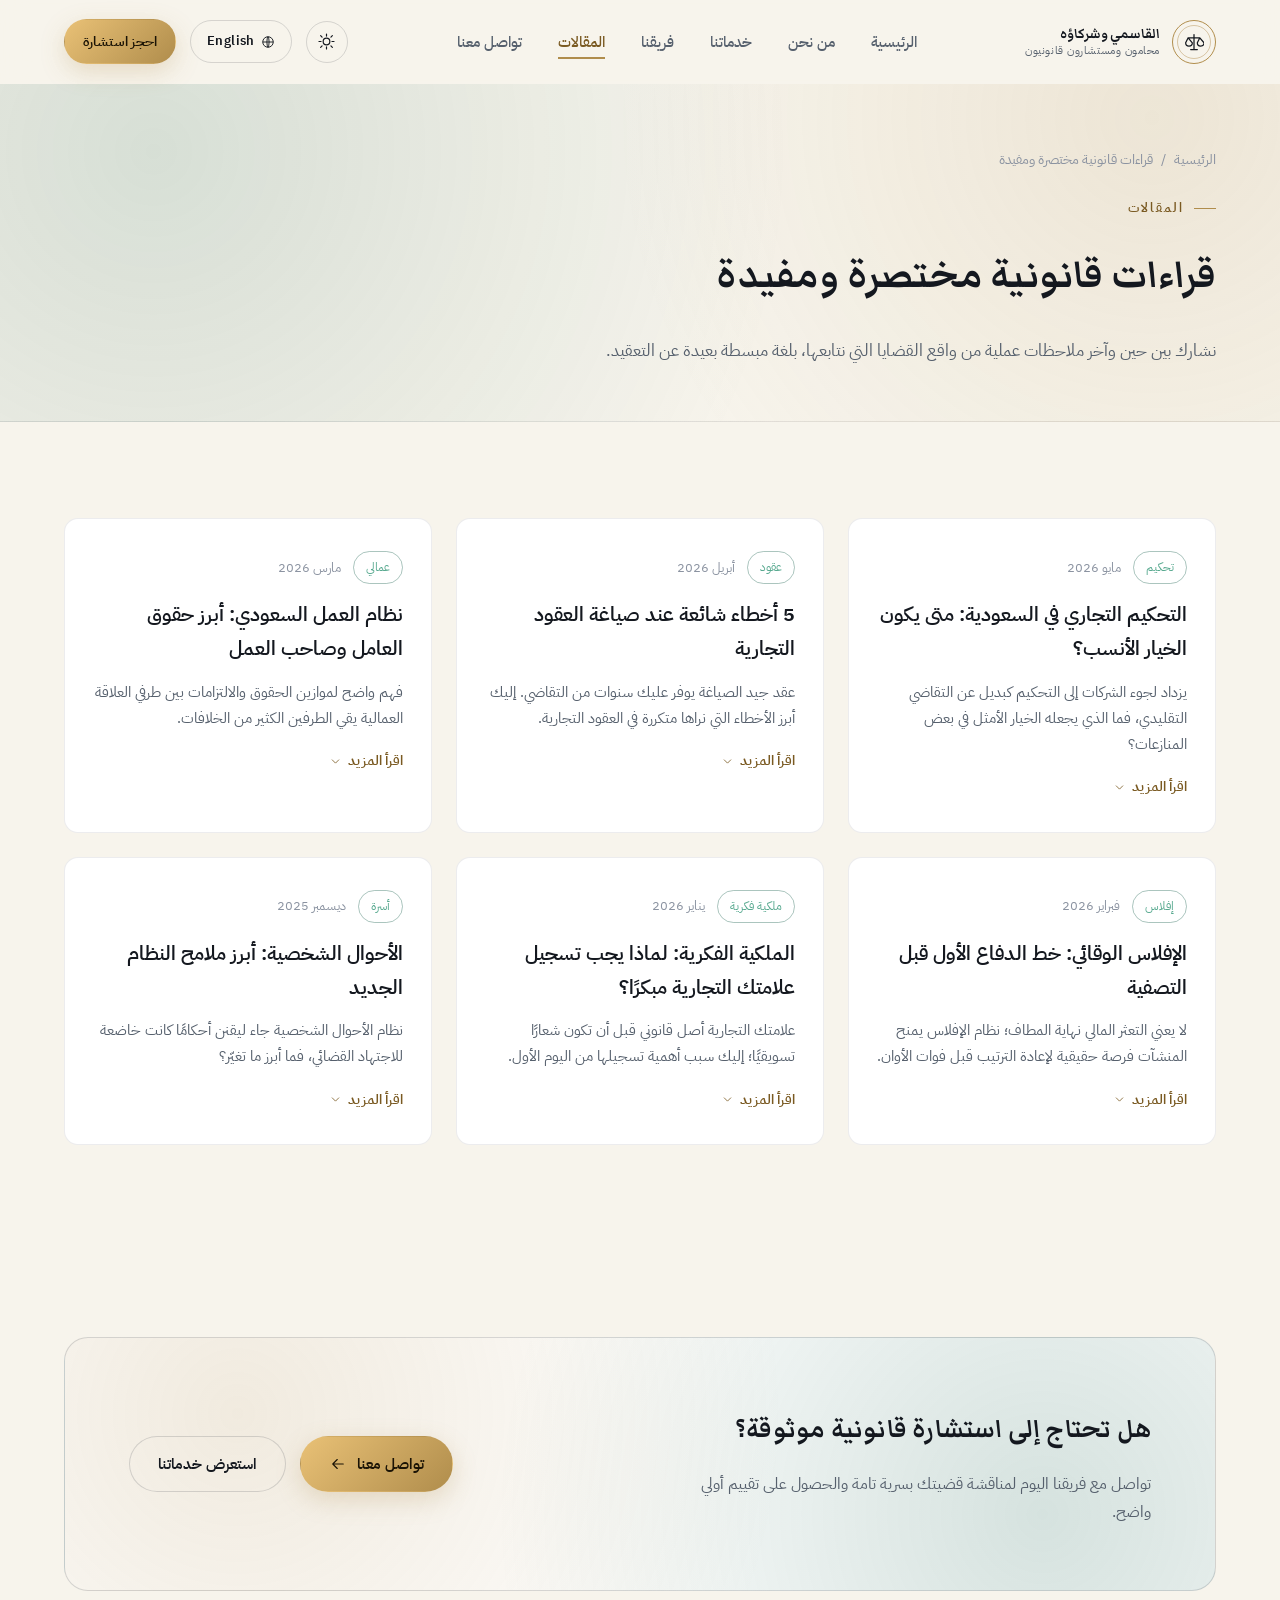
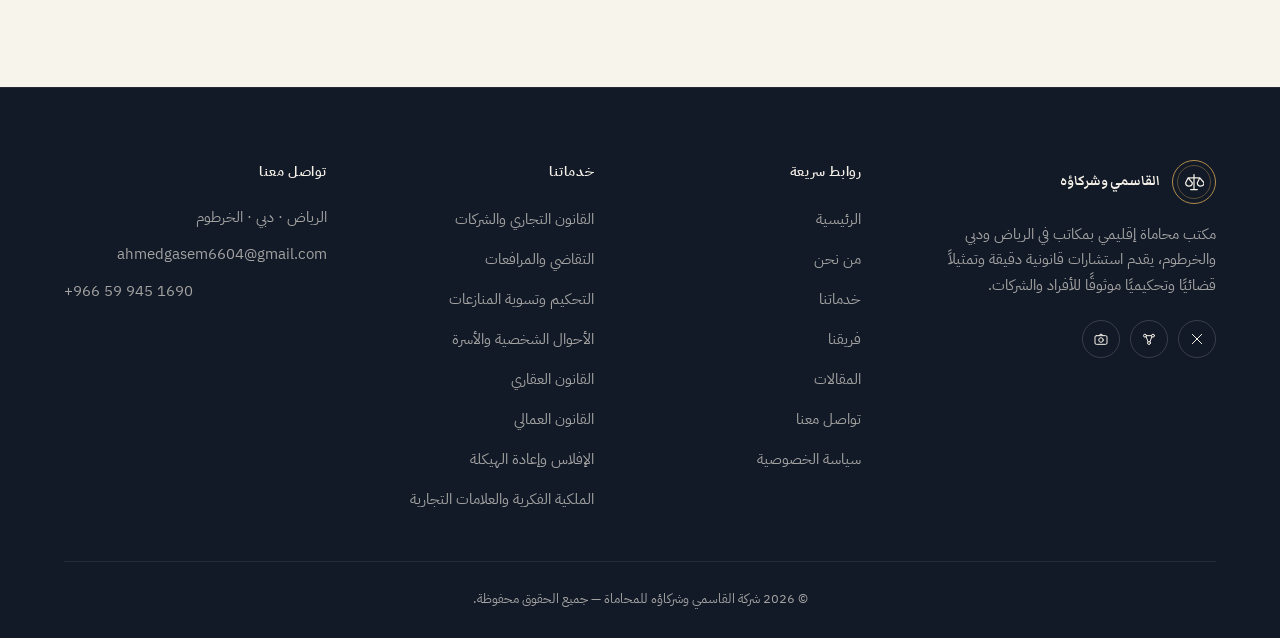
<file: articles.html>
<!DOCTYPE html>
<html lang="ar" dir="rtl">
<head>
<meta charset="UTF-8">
<meta name="viewport" content="width=device-width, initial-scale=1">
<title>المقالات | القاسمي وشركاؤه للمحاماة</title>
<meta name="description" content="مقالات ومقتطفات قانونية مبسطة من فريق القاسمي وشركاؤه للمحاماة.">
<link rel="icon" href="data:image/svg+xml,%3Csvg xmlns='http://www.w3.org/2000/svg' viewBox='0 0 24 24'%3E%3Crect width='24' height='24' rx='6' fill='%230B0F17'/%3E%3Cpath d='M12 4v16M6 8h12M6 8l-2.5 5a3 3 0 0 0 6 0zM18 8l-2.5 5a3 3 0 0 0 6 0z' stroke='%23B08D4C' stroke-width='1.4' fill='none' stroke-linecap='round' stroke-linejoin='round'/%3E%3C/svg%3E">
<link rel="stylesheet" href="css/style.css">
<script>(function(){try{var t=localStorage.getItem('qasimi-theme');if(t==='dark'){document.documentElement.classList.add('theme-dark');}}catch(e){}})();</script>
</head>
<body>

<header class="site-header">
  <div class="container header-inner">
    <a href="index.html" class="brand">
      <span class="brand-mark"><svg class="" viewBox="0 0 24 24" fill="none" stroke="currentColor" stroke-width="1.5" stroke-linecap="round" stroke-linejoin="round"><path d="M12 3v18M5 7h14M5 7l-3 6a4 4 0 0 0 8 0zM19 7l-3 6a4 4 0 0 0 8 0zM8 21h8"/></svg></span>
      <span class="brand-text"><strong>القاسمي وشركاؤه</strong><span>محامون ومستشارون قانونيون</span></span>
    </a>
    <nav class="main-nav" aria-label="Main">
      <ul style="display:flex;gap:36px;"><li><a href="index.html" class="">الرئيسية</a></li><li><a href="about.html" class="">من نحن</a></li><li><a href="services.html" class="">خدماتنا</a></li><li><a href="team.html" class="">فريقنا</a></li><li><a href="articles.html" class="active">المقالات</a></li><li><a href="contact.html" class="">تواصل معنا</a></li></ul>
    </nav>
    <div class="header-actions">
      <button class="theme-toggle" type="button" aria-label="الوضع الليلي" title="الوضع الليلي"><svg class="icon-sun" viewBox="0 0 24 24" fill="none" stroke="currentColor" stroke-width="1.5" stroke-linecap="round" stroke-linejoin="round"><circle cx="12" cy="12" r="4.2"/><path d="M12 2.5v2.6M12 18.9v2.6M4.6 4.6l1.8 1.8M17.6 17.6l1.8 1.8M2.5 12h2.6M18.9 12h2.6M4.6 19.4l1.8-1.8M17.6 6.4l1.8-1.8"/></svg><svg class="icon-moon" viewBox="0 0 24 24" fill="none" stroke="currentColor" stroke-width="1.5" stroke-linecap="round" stroke-linejoin="round"><path d="M20 14.5A8.5 8.5 0 1 1 9.5 4a6.8 6.8 0 0 0 10.5 10.5z"/></svg></button>
      <a class="lang-toggle" href="en/articles.html"><svg viewBox="0 0 24 24" fill="none" stroke="currentColor" stroke-width="1.6"><circle cx="12" cy="12" r="9"/><path d="M3 12h18M12 3c2.5 2.6 2.5 15.4 0 18M12 3c-2.5 2.6-2.5 15.4 0 18"/></svg> English</a>
      <a class="btn btn-gold btn-sm" href="contact.html">احجز استشارة</a>
      <button class="nav-toggle" aria-label="Menu" aria-expanded="false"><span></span></button>
    </div>
  </div>
</header>
<div class="nav-scrim"></div>
<nav class="mobile-nav" aria-label="Mobile">
  <ul style="display:flex;flex-direction:column;gap:0;"><li><a href="index.html" class="">الرئيسية</a></li><li><a href="about.html" class="">من نحن</a></li><li><a href="services.html" class="">خدماتنا</a></li><li><a href="team.html" class="">فريقنا</a></li><li><a href="articles.html" class="active">المقالات</a></li><li><a href="contact.html" class="">تواصل معنا</a></li></ul>
  <div class="header-actions">
    <button class="theme-toggle" type="button" aria-label="الوضع الليلي" title="الوضع الليلي"><svg class="icon-sun" viewBox="0 0 24 24" fill="none" stroke="currentColor" stroke-width="1.5" stroke-linecap="round" stroke-linejoin="round"><circle cx="12" cy="12" r="4.2"/><path d="M12 2.5v2.6M12 18.9v2.6M4.6 4.6l1.8 1.8M17.6 17.6l1.8 1.8M2.5 12h2.6M18.9 12h2.6M4.6 19.4l1.8-1.8M17.6 6.4l1.8-1.8"/></svg><svg class="icon-moon" viewBox="0 0 24 24" fill="none" stroke="currentColor" stroke-width="1.5" stroke-linecap="round" stroke-linejoin="round"><path d="M20 14.5A8.5 8.5 0 1 1 9.5 4a6.8 6.8 0 0 0 10.5 10.5z"/></svg></button>
    <a class="lang-toggle" href="en/articles.html">English</a>
    <a class="btn btn-gold btn-block" href="contact.html">احجز استشارة</a>
  </div>
</nav>


<section class="page-hero">
  <div class="container">
    <div class="breadcrumb reveal"><a href="index.html">الرئيسية</a><span>/</span><span>قراءات قانونية مختصرة ومفيدة</span></div>
    <span class="eyebrow reveal">المقالات</span>
    <h1 class="display reveal">قراءات قانونية مختصرة ومفيدة</h1>
    <p class="lede reveal">نشارك بين حين وآخر ملاحظات عملية من واقع القضايا التي نتابعها، بلغة مبسطة بعيدة عن التعقيد.</p>
  </div>
</section>
<section>
  <div class="container">
    <div class="grid grid-3">
<div class="card article-card reveal" style="--i:0">
  <div class="article-meta"><span class="tag">تحكيم</span><span>مايو 2026</span></div>
  <h3>التحكيم التجاري في السعودية: متى يكون الخيار الأنسب؟</h3>
  <p class="excerpt">يزداد لجوء الشركات إلى التحكيم كبديل عن التقاضي التقليدي، فما الذي يجعله الخيار الأمثل في بعض المنازعات؟</p>
  <button type="button" class="article-open-btn" data-article="article-0">اقرأ المزيد <svg class="" viewBox="0 0 24 24" fill="none" stroke="currentColor" stroke-width="1.5" stroke-linecap="round" stroke-linejoin="round"><path d="M6 9l6 6 6-6"/></svg></button>
</div>
<div class="card article-card reveal" style="--i:1">
  <div class="article-meta"><span class="tag">عقود</span><span>أبريل 2026</span></div>
  <h3>5 أخطاء شائعة عند صياغة العقود التجارية</h3>
  <p class="excerpt">عقد جيد الصياغة يوفر عليك سنوات من التقاضي. إليك أبرز الأخطاء التي نراها متكررة في العقود التجارية.</p>
  <button type="button" class="article-open-btn" data-article="article-1">اقرأ المزيد <svg class="" viewBox="0 0 24 24" fill="none" stroke="currentColor" stroke-width="1.5" stroke-linecap="round" stroke-linejoin="round"><path d="M6 9l6 6 6-6"/></svg></button>
</div>
<div class="card article-card reveal" style="--i:2">
  <div class="article-meta"><span class="tag">عمالي</span><span>مارس 2026</span></div>
  <h3>نظام العمل السعودي: أبرز حقوق العامل وصاحب العمل</h3>
  <p class="excerpt">فهم واضح لموازين الحقوق والالتزامات بين طرفي العلاقة العمالية يقي الطرفين الكثير من الخلافات.</p>
  <button type="button" class="article-open-btn" data-article="article-2">اقرأ المزيد <svg class="" viewBox="0 0 24 24" fill="none" stroke="currentColor" stroke-width="1.5" stroke-linecap="round" stroke-linejoin="round"><path d="M6 9l6 6 6-6"/></svg></button>
</div>
<div class="card article-card reveal" style="--i:3">
  <div class="article-meta"><span class="tag">إفلاس</span><span>فبراير 2026</span></div>
  <h3>الإفلاس الوقائي: خط الدفاع الأول قبل التصفية</h3>
  <p class="excerpt">لا يعني التعثر المالي نهاية المطاف؛ نظام الإفلاس يمنح المنشآت فرصة حقيقية لإعادة الترتيب قبل فوات الأوان.</p>
  <button type="button" class="article-open-btn" data-article="article-3">اقرأ المزيد <svg class="" viewBox="0 0 24 24" fill="none" stroke="currentColor" stroke-width="1.5" stroke-linecap="round" stroke-linejoin="round"><path d="M6 9l6 6 6-6"/></svg></button>
</div>
<div class="card article-card reveal" style="--i:4">
  <div class="article-meta"><span class="tag">ملكية فكرية</span><span>يناير 2026</span></div>
  <h3>الملكية الفكرية: لماذا يجب تسجيل علامتك التجارية مبكرًا؟</h3>
  <p class="excerpt">علامتك التجارية أصل قانوني قبل أن تكون شعارًا تسويقيًا؛ إليك سبب أهمية تسجيلها من اليوم الأول.</p>
  <button type="button" class="article-open-btn" data-article="article-4">اقرأ المزيد <svg class="" viewBox="0 0 24 24" fill="none" stroke="currentColor" stroke-width="1.5" stroke-linecap="round" stroke-linejoin="round"><path d="M6 9l6 6 6-6"/></svg></button>
</div>
<div class="card article-card reveal" style="--i:5">
  <div class="article-meta"><span class="tag">أسرة</span><span>ديسمبر 2025</span></div>
  <h3>الأحوال الشخصية: أبرز ملامح النظام الجديد</h3>
  <p class="excerpt">نظام الأحوال الشخصية جاء ليقنن أحكامًا كانت خاضعة للاجتهاد القضائي، فما أبرز ما تغيّر؟</p>
  <button type="button" class="article-open-btn" data-article="article-5">اقرأ المزيد <svg class="" viewBox="0 0 24 24" fill="none" stroke="currentColor" stroke-width="1.5" stroke-linecap="round" stroke-linejoin="round"><path d="M6 9l6 6 6-6"/></svg></button>
</div></div>
  </div>
</section>
<div class="article-modal" id="articleModal" aria-hidden="true">
  <div class="article-modal-backdrop" data-close="1"></div>
  <div class="article-modal-panel" role="dialog" aria-modal="true">
    <button type="button" class="article-modal-close" data-close="1" aria-label="إغلاق"><svg class="" viewBox="0 0 24 24" fill="none" stroke="currentColor" stroke-width="1.5" stroke-linecap="round" stroke-linejoin="round"><path d="M5 5l14 14M19 5 5 19"/></svg></button>
    <div class="article-modal-body"></div>
  </div>
</div>

<template id="article-0">
  <div class="article-meta"><span class="tag">تحكيم</span><span>مايو 2026</span></div>
  <h2 class="display">التحكيم التجاري في السعودية: متى يكون الخيار الأنسب؟</h2>
  <p>يوفر التحكيم التجاري مزايا عدة تجعله مفضلاً في المنازعات ذات الطابع الفني أو التي تتطلب سرية عالية، أبرزها سرعة الفصل مقارنة بالمحاكم، وإمكانية اختيار محكّمين ذوي خبرة متخصصة، إضافة إلى مرونة الإجراءات. ومع ذلك، يبقى التقاضي أمام المحاكم الخيار الأنسب حين يتطلب النزاع سلطة تنفيذية مباشرة أو حين يكون أحد الأطراف جهة حكومية.</p><p>يلعب مركز التحكيم التجاري السعودي (SCCA) دورًا محوريًا في هذا المسار؛ فهو مؤسسة غير ربحية تأسست عام 2014 لإدارة إجراءات التحكيم والوساطة بمعايير دولية، وتقدّم خدماتها باللغتين العربية والإنجليزية لعملاء محليين ودوليين على حد سواء. اختيار هيئة تحكيم مؤسسية بدلاً من التحكيم الحر يمنح الأطراف قواعد إجرائية واضحة وسقفًا زمنيًا محددًا للفصل في النزاع.</p><p>لذلك ننصح عملاءنا دائمًا بتضمين شرط تحكيم واضح ومحدد الجهة والمقر واللغة في العقود التجارية منذ البداية، بدلاً من الاكتفاء بعبارة عامة قد تُفتح على تفسيرات متعددة عند نشوء الخلاف، خصوصًا في العقود التي تضم أطرافًا من أكثر من دولة.</p>
</template>
<template id="article-1">
  <div class="article-meta"><span class="tag">عقود</span><span>أبريل 2026</span></div>
  <h2 class="display">5 أخطاء شائعة عند صياغة العقود التجارية</h2>
  <p>من أكثر الأخطاء شيوعًا إغفال تحديد القانون الواجب التطبيق والجهة المختصة بالفصل في النزاع، وصياغة بنود التعويض بشكل عام دون سقف أو آلية احتساب واضحة، وعدم النص على حالات القوة القاهرة. كذلك يغفل كثير من الأطراف بندًا واضحًا لإنهاء العقد، مما يخلق نزاعًا لاحقًا حول تاريخ الإنهاء الفعلي والتزامات كل طرف بعده.</p><p>خطأ آخر متكرر هو الاعتماد على نماذج عقود جاهزة من الإنترنت دون تكييفها مع طبيعة الصفقة أو الجهة المتعاقدة، ما يترك ثغرات جوهرية خاصة في العقود التي تشمل أطرافًا من أكثر من دولة (كصفقة بين طرف في الرياض وآخر في دبي)، حيث تختلف التفسيرات القانونية للبنود ذاتها من نظام لآخر.</p><p>وأخيرًا، توقيع العقد دون مراجعة قانونية متخصصة يظل السبب الأول وراء أغلب المنازعات التي نتابعها. مراجعة العقد قبل التوقيع تكلف عادة جزءًا يسيرًا مما قد يكلفه التقاضي لاحقًا لتصحيح غموض كان يمكن تفاديه من البداية.</p>
</template>
<template id="article-2">
  <div class="article-meta"><span class="tag">عمالي</span><span>مارس 2026</span></div>
  <h2 class="display">نظام العمل السعودي: أبرز حقوق العامل وصاحب العمل</h2>
  <p>يكفل نظام العمل للعامل حقوقًا أساسية أبرزها الأجر في وقته، والإجازة السنوية المدفوعة، ومكافأة نهاية الخدمة، إضافة إلى الحماية من الفصل التعسفي. في المقابل، يمنح النظام صاحب العمل الحق في وضع لوائح تنظيمية داخلية وإنهاء العقد لأسباب موثقة.</p><p>تُلزم الأنظمة الطرفين باللجوء إلى هيئة تسوية الخلافات العمالية المختصة قبل التصعيد القضائي في كثير من الحالات، وهو مسار أسرع وأقل تكلفة من التقاضي الكامل حين تتوفر النية الحسنة لدى الطرفين للوصول إلى تسوية عادلة.</p><p>للمنشآت العاملة في أكثر من دولة خليجية، ننصح دومًا بمراجعة عقود العمل ولوائحها الداخلية بشكل دوري لضمان توافقها مع آخر تعديلات الأنظمة المحلية في كل دولة على حدة، بدلاً من استخدام نموذج واحد موحّد قد لا يراعي هذه الفروقات.</p>
</template>
<template id="article-3">
  <div class="article-meta"><span class="tag">إفلاس</span><span>فبراير 2026</span></div>
  <h2 class="display">الإفلاس الوقائي: خط الدفاع الأول قبل التصفية</h2>
  <p>تتيح إجراءات التسوية الوقائية للمنشأة المتعثرة التفاوض مع دائنيها تحت مظلة قضائية، بهدف إعادة جدولة الالتزامات دون التوقف الكامل عن النشاط. يشترط لنجاح هذا المسار التحرك المبكر والشفافية الكاملة أمام الدائنين والمحكمة.</p><p>المنشآت التي تلجأ لهذا الإجراء مبكرًا تحقق نسبة نجاح أعلى بكثير مقارنة بمن يؤجل القرار حتى تتفاقم الأزمة وتصبح خيارات الإنقاذ محدودة. من العلامات المبكرة التي تستدعي التحرك: تأخر متكرر في سداد الموردين، أو صعوبة متزايدة في تجديد التسهيلات البنكية.</p><p>قبل الدخول في أي مسار نظامي، نجري مع العميل تقييمًا صريحًا لموقفه المالي وخياراته الواقعية، لأن الهدف ليس اللجوء للإجراء لمجرد وجوده، بل اختيار المسار الذي يحفظ استمرارية النشاط فعليًا حين يكون ذلك ممكنًا.</p>
</template>
<template id="article-4">
  <div class="article-meta"><span class="tag">ملكية فكرية</span><span>يناير 2026</span></div>
  <h2 class="display">الملكية الفكرية: لماذا يجب تسجيل علامتك التجارية مبكرًا؟</h2>
  <p>تسجيل العلامة التجارية لدى الهيئة السعودية للملكية الفكرية (أو الجهة المناظرة في دولة التأسيس) يمنحك حقًا حصريًا في استخدامها، ويتيح لك التقاضي ضد أي طرف يقلّدها دون إذن. كثير من المنشآت الناشئة تؤجل هذه الخطوة لتفاجأ لاحقًا بمنافس يسجل علامة مشابهة قبلها.</p><p>مدة التسجيل قد تمتد لعدة أشهر، وتشمل عادة فحص أسبقية للتأكد من عدم تعارض العلامة مع علامات مسجلة سابقًا، ثم فترة نشر يمكن خلالها لأي طرف الاعتراض. لذلك يوازي البدء بها مبكرًا أهمية تأسيس الشركة نفسها.</p><p>للمنشآت التي تعمل أو تخطط للتوسع بين السعودية والإمارات، ننصح بتسجيل العلامة في كل دولة تعمل بها المنشأة بشكل مستقل، إذ إن تسجيل العلامة في دولة واحدة لا يمنحها حماية تلقائية في الدول الأخرى.</p>
</template>
<template id="article-5">
  <div class="article-meta"><span class="tag">أسرة</span><span>ديسمبر 2025</span></div>
  <h2 class="display">الأحوال الشخصية: أبرز ملامح النظام الجديد</h2>
  <p>جاء نظام الأحوال الشخصية ليضع ضوابط أكثر تفصيلاً لمسائل النفقة والحضانة وتوثيق عقود الزواج، بما يقلل التباين في الأحكام بين المحاكم عن السابق حين كانت هذه المسائل تخضع بدرجة أكبر للاجتهاد القضائي في كل قضية على حدة.</p><p>كما نظّم النظام أحكام الوصية والميراث بشكل أوضح، ووضع آليات لتسوية النزاعات الأسرية وديًا قبل اللجوء للقضاء، بما يخفف العبء النفسي على الأسرة ويقصّر أمد النزاع مقارنة بالمسار القضائي الكامل.</p><p>ننصح دائمًا بمراجعة عقود الزواج والوصايا القائمة في ضوء هذه الأحكام الجديدة، خصوصًا للأسر التي لها أفراد أو أصول مقيمة في أكثر من دولة، حيث قد تتطلب بعض الأوراق توثيقًا إضافيًا لتكون نافذة في الدولة الأخرى.</p>
</template>
<section>
  <div class="container">
    <div class="cta-banner reveal">
      <div><h2 class="display">هل تحتاج إلى استشارة قانونية موثوقة؟</h2><p>تواصل مع فريقنا اليوم لمناقشة قضيتك بسرية تامة والحصول على تقييم أولي واضح.</p></div>
      <div class="cta-actions">
        <a class="btn btn-gold" href="contact.html">تواصل معنا <svg class="icon-flip" viewBox="0 0 24 24" fill="none" stroke="currentColor" stroke-width="1.5" stroke-linecap="round" stroke-linejoin="round"><path d="M5 12h14M13 6l6 6-6 6"/></svg></a>
        <a class="btn btn-outline" href="services.html">استعرض خدماتنا</a>
      </div>
    </div>
  </div>
</section>


<footer class="site-footer">
  <div class="container">
    <div class="footer-grid">
      <div class="footer-about">
        <a href="index.html" class="brand">
          <span class="brand-mark"><svg class="" viewBox="0 0 24 24" fill="none" stroke="currentColor" stroke-width="1.5" stroke-linecap="round" stroke-linejoin="round"><path d="M12 3v18M5 7h14M5 7l-3 6a4 4 0 0 0 8 0zM19 7l-3 6a4 4 0 0 0 8 0zM8 21h8"/></svg></span>
          <span class="brand-text"><strong>القاسمي وشركاؤه</strong></span>
        </a>
        <p>مكتب محاماة إقليمي بمكاتب في الرياض ودبي والخرطوم، يقدم استشارات قانونية دقيقة وتمثيلاً قضائيًا وتحكيميًا موثوقًا للأفراد والشركات.</p>
        <div class="footer-social">
          <a href="#" aria-label="X"><svg class="" viewBox="0 0 24 24" fill="none" stroke="currentColor" stroke-width="1.5" stroke-linecap="round" stroke-linejoin="round"><path d="M5 5l14 14M19 5 5 19"/></svg></a>
          <a href="#" aria-label="LinkedIn"><svg class="" viewBox="0 0 24 24" fill="none" stroke="currentColor" stroke-width="1.5" stroke-linecap="round" stroke-linejoin="round"><circle cx="6" cy="7" r="2.2"/><circle cx="18" cy="7" r="2.2"/><circle cx="12" cy="18" r="2.2"/><path d="M7.7 8.5 10.5 16M16.3 8.5 13.5 16M8.2 7h7.6"/></svg></a>
          <a href="#" aria-label="Instagram"><svg class="" viewBox="0 0 24 24" fill="none" stroke="currentColor" stroke-width="1.5" stroke-linecap="round" stroke-linejoin="round"><rect x="3" y="7" width="18" height="13" rx="2"/><circle cx="12" cy="13.5" r="3.4"/><path d="M9 7l1.5-2h3L15 7"/></svg></a>
        </div>
      </div>
      <div class="footer-col"><h4>روابط سريعة</h4><ul><li><a href="index.html">الرئيسية</a></li><li><a href="about.html">من نحن</a></li><li><a href="services.html">خدماتنا</a></li><li><a href="team.html">فريقنا</a></li><li><a href="articles.html">المقالات</a></li><li><a href="contact.html">تواصل معنا</a></li><li><a href="privacy.html">سياسة الخصوصية</a></li></ul></div>
      <div class="footer-col"><h4>خدماتنا</h4><ul><li><a href="services.html#corporate">القانون التجاري والشركات</a></li><li><a href="services.html#litigation">التقاضي والمرافعات</a></li><li><a href="services.html#arbitration">التحكيم وتسوية المنازعات</a></li><li><a href="services.html#family">الأحوال الشخصية والأسرة</a></li><li><a href="services.html#realestate">القانون العقاري</a></li><li><a href="services.html#labor">القانون العمالي</a></li><li><a href="services.html#restructuring">الإفلاس وإعادة الهيكلة</a></li><li><a href="services.html#ip">الملكية الفكرية والعلامات التجارية</a></li></ul></div>
      <div class="footer-col">
        <h4>تواصل معنا</h4>
        <address>
          <span>الرياض · دبي · الخرطوم</span>
          <a href="mailto:ahmedgasem6604@gmail.com">ahmedgasem6604@gmail.com</a>
          <span dir="ltr" style="unicode-bidi:plaintext;">+966 59 945 1690</span>
        </address>
      </div>
    </div>
    <div class="footer-bottom">
      <span>© 2026 شركة القاسمي وشركاؤه للمحاماة — جميع الحقوق محفوظة.</span>
    </div>
  </div>
</footer>

<script src="js/main.js" defer></script>
</body>
</html>
</file>
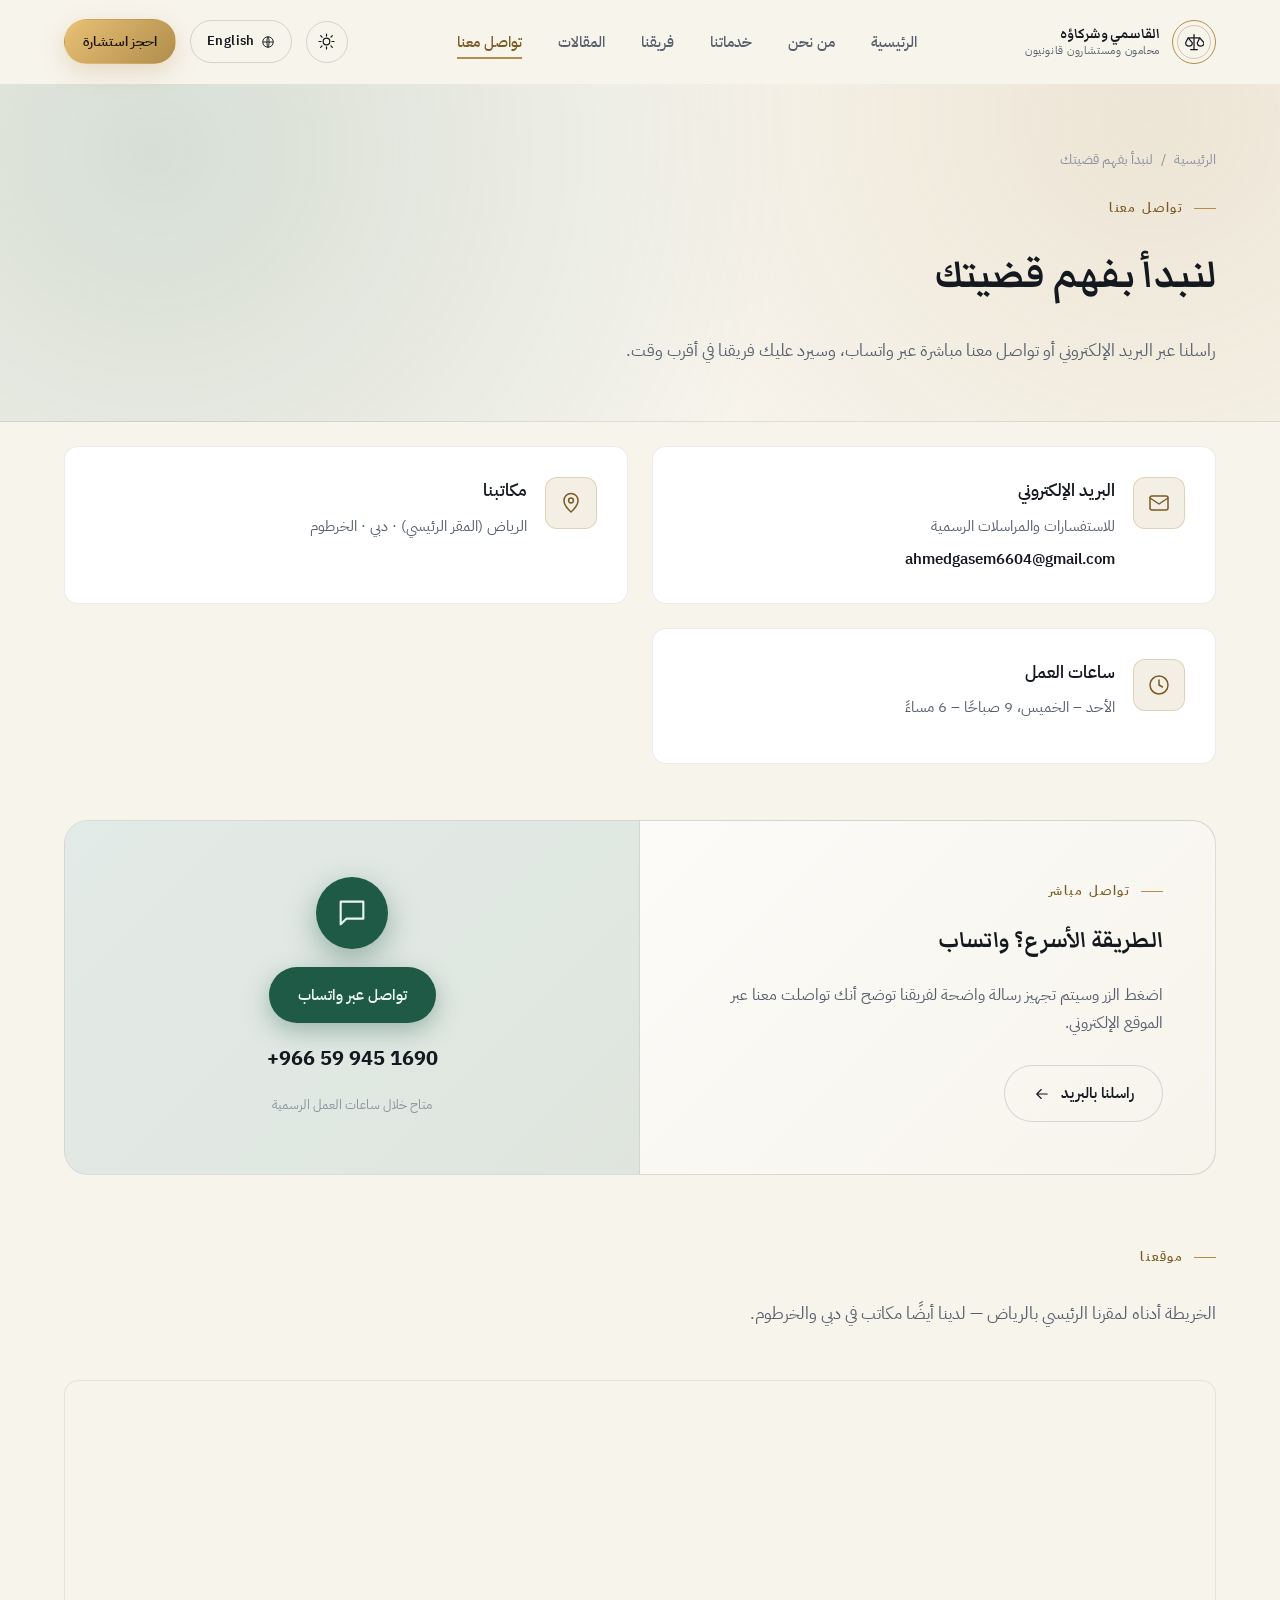
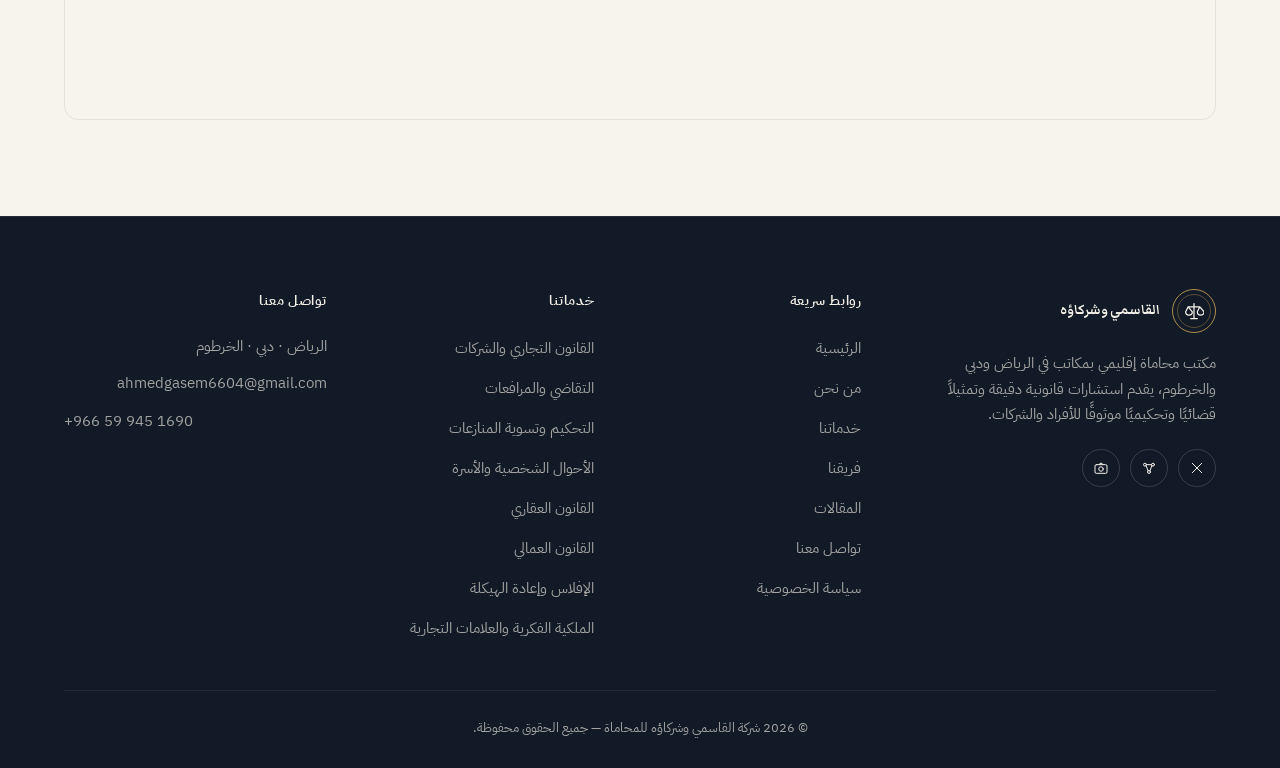
<file: contact.html>
<!DOCTYPE html>
<html lang="ar" dir="rtl">
<head>
<meta charset="UTF-8">
<meta name="viewport" content="width=device-width, initial-scale=1">
<title>تواصل معنا | القاسمي وشركاؤه للمحاماة</title>
<meta name="description" content="تواصل مع مكاتبنا في الرياض ودبي والخرطوم عبر البريد الإلكتروني أو واتساب.">
<link rel="icon" href="data:image/svg+xml,%3Csvg xmlns='http://www.w3.org/2000/svg' viewBox='0 0 24 24'%3E%3Crect width='24' height='24' rx='6' fill='%230B0F17'/%3E%3Cpath d='M12 4v16M6 8h12M6 8l-2.5 5a3 3 0 0 0 6 0zM18 8l-2.5 5a3 3 0 0 0 6 0z' stroke='%23B08D4C' stroke-width='1.4' fill='none' stroke-linecap='round' stroke-linejoin='round'/%3E%3C/svg%3E">
<link rel="stylesheet" href="css/style.css">
<script>(function(){try{var t=localStorage.getItem('qasimi-theme');if(t==='dark'){document.documentElement.classList.add('theme-dark');}}catch(e){}})();</script>
</head>
<body>

<header class="site-header">
  <div class="container header-inner">
    <a href="index.html" class="brand">
      <span class="brand-mark"><svg class="" viewBox="0 0 24 24" fill="none" stroke="currentColor" stroke-width="1.5" stroke-linecap="round" stroke-linejoin="round"><path d="M12 3v18M5 7h14M5 7l-3 6a4 4 0 0 0 8 0zM19 7l-3 6a4 4 0 0 0 8 0zM8 21h8"/></svg></span>
      <span class="brand-text"><strong>القاسمي وشركاؤه</strong><span>محامون ومستشارون قانونيون</span></span>
    </a>
    <nav class="main-nav" aria-label="Main">
      <ul style="display:flex;gap:36px;"><li><a href="index.html" class="">الرئيسية</a></li><li><a href="about.html" class="">من نحن</a></li><li><a href="services.html" class="">خدماتنا</a></li><li><a href="team.html" class="">فريقنا</a></li><li><a href="articles.html" class="">المقالات</a></li><li><a href="contact.html" class="active">تواصل معنا</a></li></ul>
    </nav>
    <div class="header-actions">
      <button class="theme-toggle" type="button" aria-label="الوضع الليلي" title="الوضع الليلي"><svg class="icon-sun" viewBox="0 0 24 24" fill="none" stroke="currentColor" stroke-width="1.5" stroke-linecap="round" stroke-linejoin="round"><circle cx="12" cy="12" r="4.2"/><path d="M12 2.5v2.6M12 18.9v2.6M4.6 4.6l1.8 1.8M17.6 17.6l1.8 1.8M2.5 12h2.6M18.9 12h2.6M4.6 19.4l1.8-1.8M17.6 6.4l1.8-1.8"/></svg><svg class="icon-moon" viewBox="0 0 24 24" fill="none" stroke="currentColor" stroke-width="1.5" stroke-linecap="round" stroke-linejoin="round"><path d="M20 14.5A8.5 8.5 0 1 1 9.5 4a6.8 6.8 0 0 0 10.5 10.5z"/></svg></button>
      <a class="lang-toggle" href="en/contact.html"><svg viewBox="0 0 24 24" fill="none" stroke="currentColor" stroke-width="1.6"><circle cx="12" cy="12" r="9"/><path d="M3 12h18M12 3c2.5 2.6 2.5 15.4 0 18M12 3c-2.5 2.6-2.5 15.4 0 18"/></svg> English</a>
      <a class="btn btn-gold btn-sm" href="contact.html">احجز استشارة</a>
      <button class="nav-toggle" aria-label="Menu" aria-expanded="false"><span></span></button>
    </div>
  </div>
</header>
<div class="nav-scrim"></div>
<nav class="mobile-nav" aria-label="Mobile">
  <ul style="display:flex;flex-direction:column;gap:0;"><li><a href="index.html" class="">الرئيسية</a></li><li><a href="about.html" class="">من نحن</a></li><li><a href="services.html" class="">خدماتنا</a></li><li><a href="team.html" class="">فريقنا</a></li><li><a href="articles.html" class="">المقالات</a></li><li><a href="contact.html" class="active">تواصل معنا</a></li></ul>
  <div class="header-actions">
    <button class="theme-toggle" type="button" aria-label="الوضع الليلي" title="الوضع الليلي"><svg class="icon-sun" viewBox="0 0 24 24" fill="none" stroke="currentColor" stroke-width="1.5" stroke-linecap="round" stroke-linejoin="round"><circle cx="12" cy="12" r="4.2"/><path d="M12 2.5v2.6M12 18.9v2.6M4.6 4.6l1.8 1.8M17.6 17.6l1.8 1.8M2.5 12h2.6M18.9 12h2.6M4.6 19.4l1.8-1.8M17.6 6.4l1.8-1.8"/></svg><svg class="icon-moon" viewBox="0 0 24 24" fill="none" stroke="currentColor" stroke-width="1.5" stroke-linecap="round" stroke-linejoin="round"><path d="M20 14.5A8.5 8.5 0 1 1 9.5 4a6.8 6.8 0 0 0 10.5 10.5z"/></svg></button>
    <a class="lang-toggle" href="en/contact.html">English</a>
    <a class="btn btn-gold btn-block" href="contact.html">احجز استشارة</a>
  </div>
</nav>


<section class="page-hero">
  <div class="container">
    <div class="breadcrumb reveal"><a href="index.html">الرئيسية</a><span>/</span><span>لنبدأ بفهم قضيتك</span></div>
    <span class="eyebrow reveal">تواصل معنا</span>
    <h1 class="display reveal">لنبدأ بفهم قضيتك</h1>
    <p class="lede reveal">راسلنا عبر البريد الإلكتروني أو تواصل معنا مباشرة عبر واتساب، وسيرد عليك فريقنا في أقرب وقت.</p>
  </div>
</section>
<section style="padding-top:24px;">
  <div class="container">
    <div class="contact-grid">
<div class="contact-card reveal">
  <div class="card-icon"><svg class="" viewBox="0 0 24 24" fill="none" stroke="currentColor" stroke-width="1.5" stroke-linecap="round" stroke-linejoin="round"><rect x="3" y="5" width="18" height="14" rx="2"/><path d="m3 7 9 6 9-6"/></svg></div>
  <div><h3>البريد الإلكتروني</h3><p>للاستفسارات والمراسلات الرسمية</p><a class="value" href="mailto:ahmedgasem6604@gmail.com?subject=%D8%A7%D8%B3%D8%AA%D9%81%D8%B3%D8%A7%D8%B1%20%D9%85%D9%86%20%D8%A7%D9%84%D9%85%D9%88%D9%82%D8%B9%20%D8%A7%D9%84%D8%A5%D9%84%D9%83%D8%AA%D8%B1%D9%88%D9%86%D9%8A">ahmedgasem6604@gmail.com</a></div>
</div>
<div class="contact-card reveal">
  <div class="card-icon"><svg class="" viewBox="0 0 24 24" fill="none" stroke="currentColor" stroke-width="1.5" stroke-linecap="round" stroke-linejoin="round"><path d="M12 21s7-6.3 7-11.5A7 7 0 0 0 5 9.5C5 14.7 12 21 12 21z"/><circle cx="12" cy="9.5" r="2.4"/></svg></div>
  <div><h3>مكاتبنا</h3><p>الرياض (المقر الرئيسي) · دبي · الخرطوم</p></div>
</div>
<div class="contact-card reveal">
  <div class="card-icon"><svg class="" viewBox="0 0 24 24" fill="none" stroke="currentColor" stroke-width="1.5" stroke-linecap="round" stroke-linejoin="round"><circle cx="12" cy="12" r="9"/><path d="M12 7v5l3.5 2"/></svg></div>
  <div><h3>ساعات العمل</h3><p>الأحد – الخميس، 9 صباحًا – 6 مساءً</p></div>
</div></div>
    
<div class="whatsapp-panel reveal">
  <div class="side copy">
    <span class="eyebrow">تواصل مباشر</span>
    <h2 class="display">الطريقة الأسرع؟ واتساب</h2>
    <p>اضغط الزر وسيتم تجهيز رسالة واضحة لفريقنا توضح أنك تواصلت معنا عبر الموقع الإلكتروني.</p>
    <a class="btn btn-outline" href="mailto:ahmedgasem6604@gmail.com">راسلنا بالبريد <svg class="icon-flip" viewBox="0 0 24 24" fill="none" stroke="currentColor" stroke-width="1.5" stroke-linecap="round" stroke-linejoin="round"><path d="M5 12h14M13 6l6 6-6 6"/></svg></a>
  </div>
  <div class="side action">
    <div class="wa-icon"><svg class="" viewBox="0 0 24 24" fill="none" stroke="currentColor" stroke-width="1.5" stroke-linecap="round" stroke-linejoin="round"><path d="M4 4h16v12H8l-4 4z"/></svg></div>
    <a class="btn btn-whatsapp" href="https://wa.me/966599451690?text=%D8%A7%D9%84%D8%B3%D9%84%D8%A7%D9%85%20%D8%B9%D9%84%D9%8A%D9%83%D9%85%D8%8C%20%D8%A3%D8%B1%D8%BA%D8%A8%20%D8%A8%D8%A7%D9%84%D8%A7%D8%B3%D8%AA%D9%81%D8%B3%D8%A7%D8%B1%20%D8%B9%D9%86%20%D8%AE%D8%AF%D9%85%D8%A7%D8%AA%D9%83%D9%85%20%D8%A7%D9%84%D9%82%D8%A7%D9%86%D9%88%D9%86%D9%8A%D8%A9%20%28%D8%AA%D9%88%D8%A7%D8%B5%D9%84%D8%AA%20%D9%85%D8%B9%D9%83%D9%85%20%D8%B9%D8%A8%D8%B1%20%D8%A7%D9%84%D9%85%D9%88%D9%82%D8%B9%20%D8%A7%D9%84%D8%A5%D9%84%D9%83%D8%AA%D8%B1%D9%88%D9%86%D9%8A%29." target="_blank" rel="noopener">تواصل عبر واتساب</a>
    <span class="wa-number">+966 59 945 1690</span>
    <span class="wa-note">متاح خلال ساعات العمل الرسمية</span>
  </div>
</div>
    <div class="section-head reveal" style="margin-top:64px;"><span class="eyebrow">موقعنا</span><p>الخريطة أدناه لمقرنا الرئيسي بالرياض — لدينا أيضًا مكاتب في دبي والخرطوم.</p></div>
    <div class="map-embed reveal">
      <iframe src="https://www.google.com/maps?q=Riyadh,Saudi+Arabia&output=embed" loading="lazy" referrerpolicy="no-referrer-when-downgrade"></iframe>
    </div>
  </div>
</section>

<footer class="site-footer">
  <div class="container">
    <div class="footer-grid">
      <div class="footer-about">
        <a href="index.html" class="brand">
          <span class="brand-mark"><svg class="" viewBox="0 0 24 24" fill="none" stroke="currentColor" stroke-width="1.5" stroke-linecap="round" stroke-linejoin="round"><path d="M12 3v18M5 7h14M5 7l-3 6a4 4 0 0 0 8 0zM19 7l-3 6a4 4 0 0 0 8 0zM8 21h8"/></svg></span>
          <span class="brand-text"><strong>القاسمي وشركاؤه</strong></span>
        </a>
        <p>مكتب محاماة إقليمي بمكاتب في الرياض ودبي والخرطوم، يقدم استشارات قانونية دقيقة وتمثيلاً قضائيًا وتحكيميًا موثوقًا للأفراد والشركات.</p>
        <div class="footer-social">
          <a href="#" aria-label="X"><svg class="" viewBox="0 0 24 24" fill="none" stroke="currentColor" stroke-width="1.5" stroke-linecap="round" stroke-linejoin="round"><path d="M5 5l14 14M19 5 5 19"/></svg></a>
          <a href="#" aria-label="LinkedIn"><svg class="" viewBox="0 0 24 24" fill="none" stroke="currentColor" stroke-width="1.5" stroke-linecap="round" stroke-linejoin="round"><circle cx="6" cy="7" r="2.2"/><circle cx="18" cy="7" r="2.2"/><circle cx="12" cy="18" r="2.2"/><path d="M7.7 8.5 10.5 16M16.3 8.5 13.5 16M8.2 7h7.6"/></svg></a>
          <a href="#" aria-label="Instagram"><svg class="" viewBox="0 0 24 24" fill="none" stroke="currentColor" stroke-width="1.5" stroke-linecap="round" stroke-linejoin="round"><rect x="3" y="7" width="18" height="13" rx="2"/><circle cx="12" cy="13.5" r="3.4"/><path d="M9 7l1.5-2h3L15 7"/></svg></a>
        </div>
      </div>
      <div class="footer-col"><h4>روابط سريعة</h4><ul><li><a href="index.html">الرئيسية</a></li><li><a href="about.html">من نحن</a></li><li><a href="services.html">خدماتنا</a></li><li><a href="team.html">فريقنا</a></li><li><a href="articles.html">المقالات</a></li><li><a href="contact.html">تواصل معنا</a></li><li><a href="privacy.html">سياسة الخصوصية</a></li></ul></div>
      <div class="footer-col"><h4>خدماتنا</h4><ul><li><a href="services.html#corporate">القانون التجاري والشركات</a></li><li><a href="services.html#litigation">التقاضي والمرافعات</a></li><li><a href="services.html#arbitration">التحكيم وتسوية المنازعات</a></li><li><a href="services.html#family">الأحوال الشخصية والأسرة</a></li><li><a href="services.html#realestate">القانون العقاري</a></li><li><a href="services.html#labor">القانون العمالي</a></li><li><a href="services.html#restructuring">الإفلاس وإعادة الهيكلة</a></li><li><a href="services.html#ip">الملكية الفكرية والعلامات التجارية</a></li></ul></div>
      <div class="footer-col">
        <h4>تواصل معنا</h4>
        <address>
          <span>الرياض · دبي · الخرطوم</span>
          <a href="mailto:ahmedgasem6604@gmail.com">ahmedgasem6604@gmail.com</a>
          <span dir="ltr" style="unicode-bidi:plaintext;">+966 59 945 1690</span>
        </address>
      </div>
    </div>
    <div class="footer-bottom">
      <span>© 2026 شركة القاسمي وشركاؤه للمحاماة — جميع الحقوق محفوظة.</span>
    </div>
  </div>
</footer>

<script src="js/main.js" defer></script>
</body>
</html>
</file>
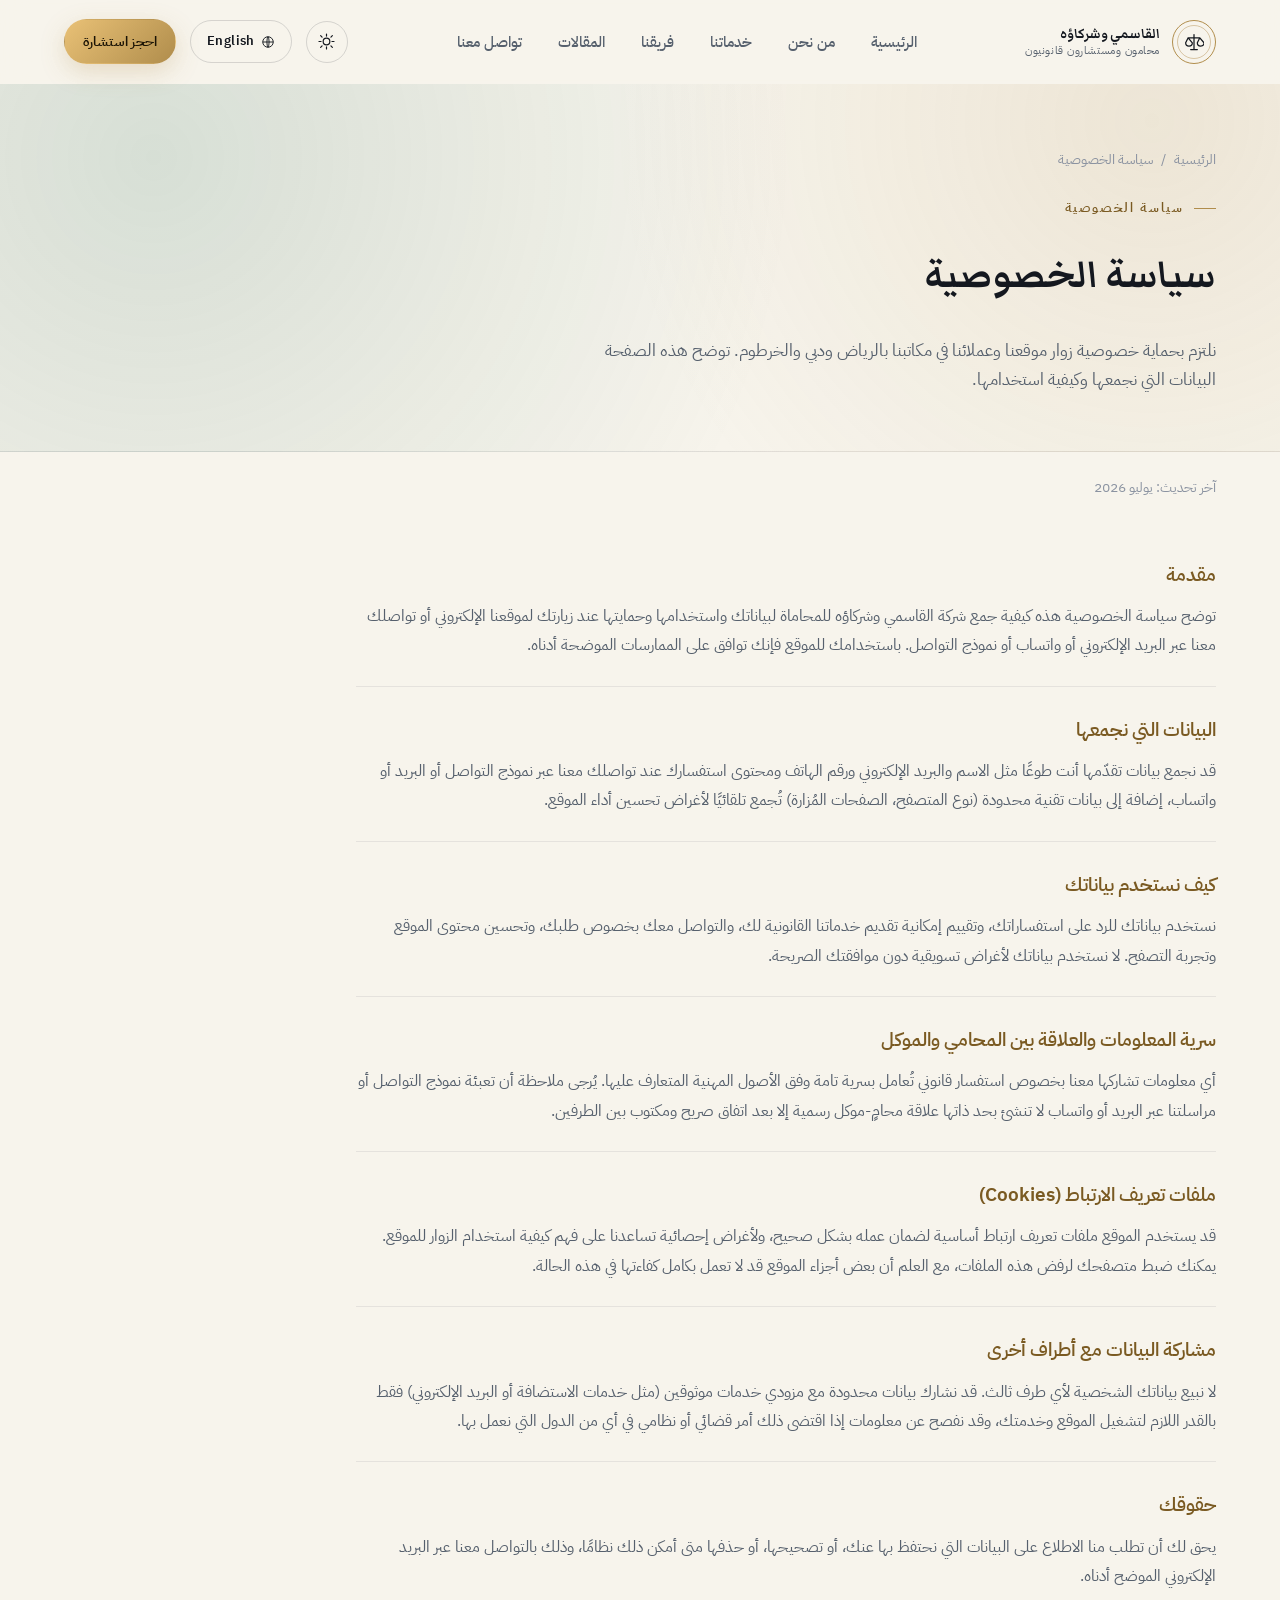
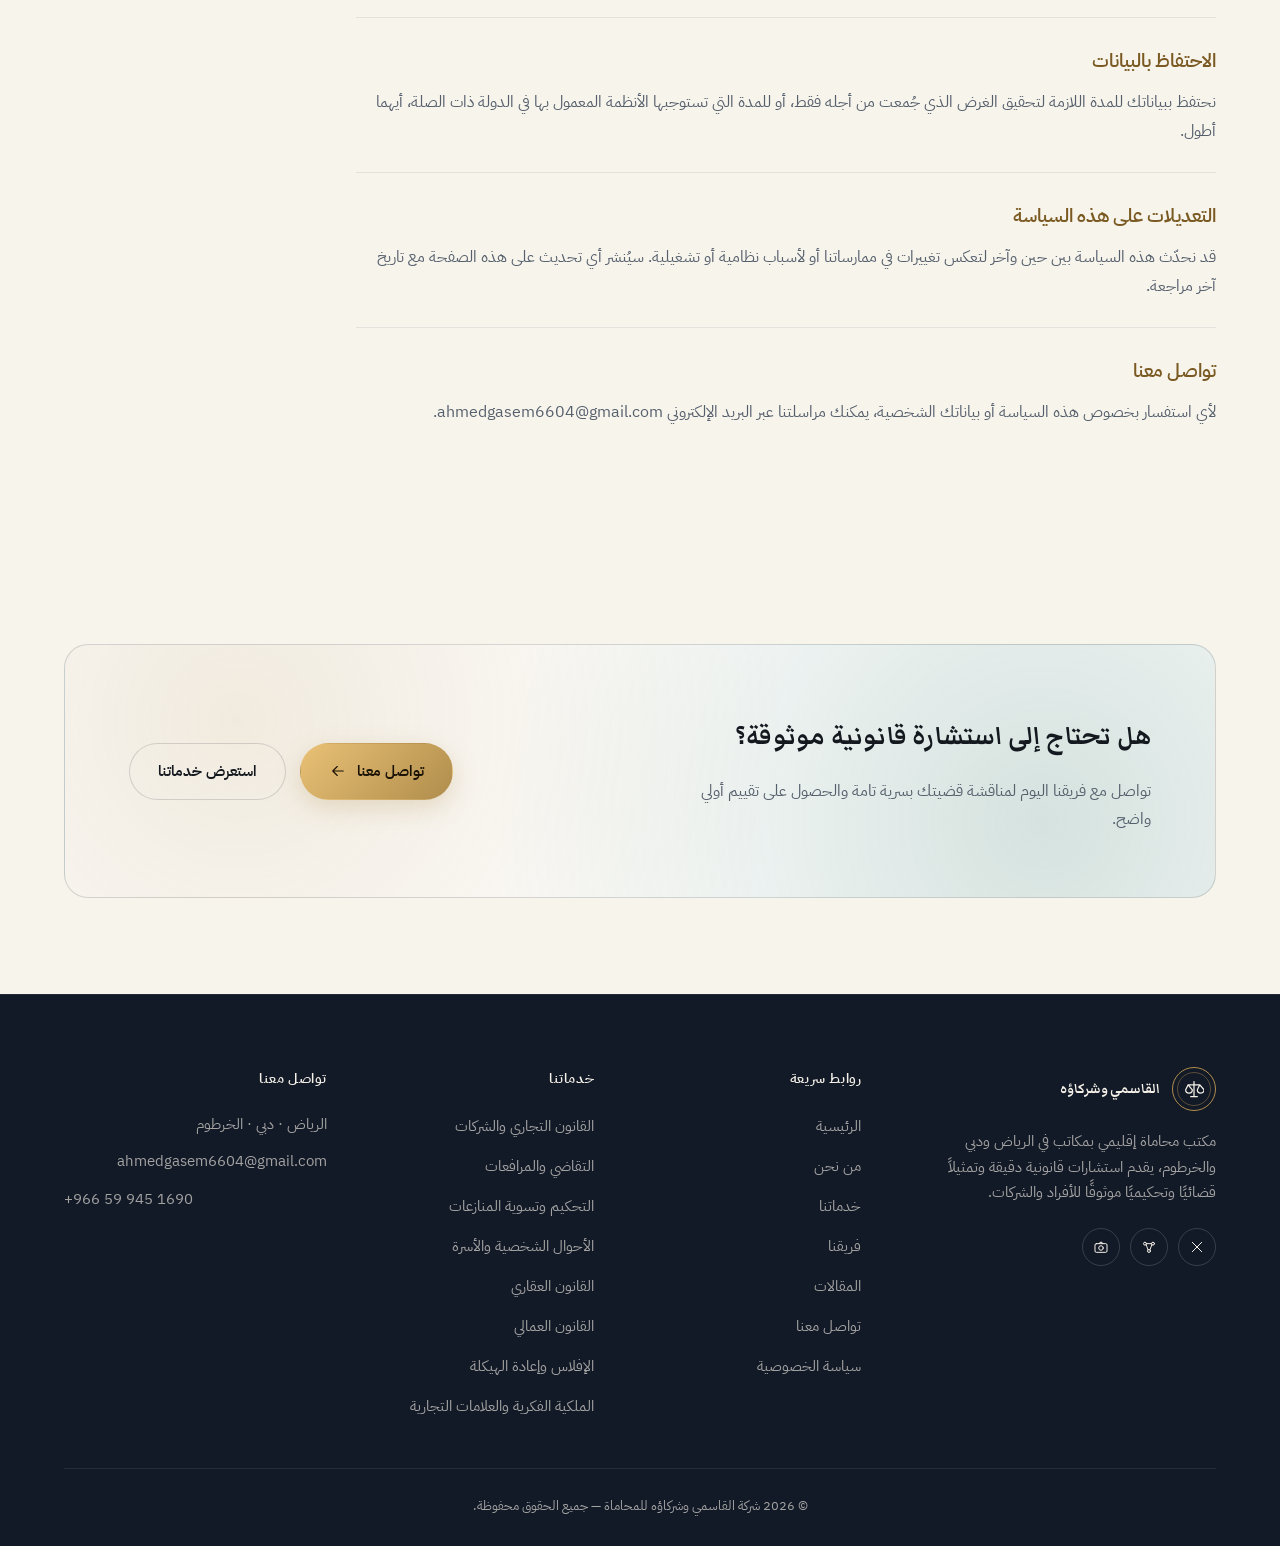
<file: privacy.html>
<!DOCTYPE html>
<html lang="ar" dir="rtl">
<head>
<meta charset="UTF-8">
<meta name="viewport" content="width=device-width, initial-scale=1">
<title>سياسة الخصوصية | القاسمي وشركاؤه للمحاماة</title>
<meta name="description" content="سياسة الخصوصية الخاصة بشركة القاسمي وشركاؤه للمحاماة.">
<link rel="icon" href="data:image/svg+xml,%3Csvg xmlns='http://www.w3.org/2000/svg' viewBox='0 0 24 24'%3E%3Crect width='24' height='24' rx='6' fill='%230B0F17'/%3E%3Cpath d='M12 4v16M6 8h12M6 8l-2.5 5a3 3 0 0 0 6 0zM18 8l-2.5 5a3 3 0 0 0 6 0z' stroke='%23B08D4C' stroke-width='1.4' fill='none' stroke-linecap='round' stroke-linejoin='round'/%3E%3C/svg%3E">
<link rel="stylesheet" href="css/style.css">
<script>(function(){try{var t=localStorage.getItem('qasimi-theme');if(t==='dark'){document.documentElement.classList.add('theme-dark');}}catch(e){}})();</script>
</head>
<body>

<header class="site-header">
  <div class="container header-inner">
    <a href="index.html" class="brand">
      <span class="brand-mark"><svg class="" viewBox="0 0 24 24" fill="none" stroke="currentColor" stroke-width="1.5" stroke-linecap="round" stroke-linejoin="round"><path d="M12 3v18M5 7h14M5 7l-3 6a4 4 0 0 0 8 0zM19 7l-3 6a4 4 0 0 0 8 0zM8 21h8"/></svg></span>
      <span class="brand-text"><strong>القاسمي وشركاؤه</strong><span>محامون ومستشارون قانونيون</span></span>
    </a>
    <nav class="main-nav" aria-label="Main">
      <ul style="display:flex;gap:36px;"><li><a href="index.html" class="">الرئيسية</a></li><li><a href="about.html" class="">من نحن</a></li><li><a href="services.html" class="">خدماتنا</a></li><li><a href="team.html" class="">فريقنا</a></li><li><a href="articles.html" class="">المقالات</a></li><li><a href="contact.html" class="">تواصل معنا</a></li></ul>
    </nav>
    <div class="header-actions">
      <button class="theme-toggle" type="button" aria-label="الوضع الليلي" title="الوضع الليلي"><svg class="icon-sun" viewBox="0 0 24 24" fill="none" stroke="currentColor" stroke-width="1.5" stroke-linecap="round" stroke-linejoin="round"><circle cx="12" cy="12" r="4.2"/><path d="M12 2.5v2.6M12 18.9v2.6M4.6 4.6l1.8 1.8M17.6 17.6l1.8 1.8M2.5 12h2.6M18.9 12h2.6M4.6 19.4l1.8-1.8M17.6 6.4l1.8-1.8"/></svg><svg class="icon-moon" viewBox="0 0 24 24" fill="none" stroke="currentColor" stroke-width="1.5" stroke-linecap="round" stroke-linejoin="round"><path d="M20 14.5A8.5 8.5 0 1 1 9.5 4a6.8 6.8 0 0 0 10.5 10.5z"/></svg></button>
      <a class="lang-toggle" href="en/privacy.html"><svg viewBox="0 0 24 24" fill="none" stroke="currentColor" stroke-width="1.6"><circle cx="12" cy="12" r="9"/><path d="M3 12h18M12 3c2.5 2.6 2.5 15.4 0 18M12 3c-2.5 2.6-2.5 15.4 0 18"/></svg> English</a>
      <a class="btn btn-gold btn-sm" href="contact.html">احجز استشارة</a>
      <button class="nav-toggle" aria-label="Menu" aria-expanded="false"><span></span></button>
    </div>
  </div>
</header>
<div class="nav-scrim"></div>
<nav class="mobile-nav" aria-label="Mobile">
  <ul style="display:flex;flex-direction:column;gap:0;"><li><a href="index.html" class="">الرئيسية</a></li><li><a href="about.html" class="">من نحن</a></li><li><a href="services.html" class="">خدماتنا</a></li><li><a href="team.html" class="">فريقنا</a></li><li><a href="articles.html" class="">المقالات</a></li><li><a href="contact.html" class="">تواصل معنا</a></li></ul>
  <div class="header-actions">
    <button class="theme-toggle" type="button" aria-label="الوضع الليلي" title="الوضع الليلي"><svg class="icon-sun" viewBox="0 0 24 24" fill="none" stroke="currentColor" stroke-width="1.5" stroke-linecap="round" stroke-linejoin="round"><circle cx="12" cy="12" r="4.2"/><path d="M12 2.5v2.6M12 18.9v2.6M4.6 4.6l1.8 1.8M17.6 17.6l1.8 1.8M2.5 12h2.6M18.9 12h2.6M4.6 19.4l1.8-1.8M17.6 6.4l1.8-1.8"/></svg><svg class="icon-moon" viewBox="0 0 24 24" fill="none" stroke="currentColor" stroke-width="1.5" stroke-linecap="round" stroke-linejoin="round"><path d="M20 14.5A8.5 8.5 0 1 1 9.5 4a6.8 6.8 0 0 0 10.5 10.5z"/></svg></button>
    <a class="lang-toggle" href="en/privacy.html">English</a>
    <a class="btn btn-gold btn-block" href="contact.html">احجز استشارة</a>
  </div>
</nav>


<section class="page-hero">
  <div class="container">
    <div class="breadcrumb reveal"><a href="index.html">الرئيسية</a><span>/</span><span>سياسة الخصوصية</span></div>
    <span class="eyebrow reveal">سياسة الخصوصية</span>
    <h1 class="display reveal">سياسة الخصوصية</h1>
    <p class="lede reveal">نلتزم بحماية خصوصية زوار موقعنا وعملائنا في مكاتبنا بالرياض ودبي والخرطوم. توضح هذه الصفحة البيانات التي نجمعها وكيفية استخدامها.</p>
  </div>
</section>
<section style="padding-top:24px;">
  <div class="container">
    <p class="policy-updated reveal">آخر تحديث: يوليو 2026</p>
    <div class="policy-content">
<div class="policy-block reveal">
  <h3>مقدمة</h3>
  <p>توضح سياسة الخصوصية هذه كيفية جمع شركة القاسمي وشركاؤه للمحاماة لبياناتك واستخدامها وحمايتها عند زيارتك لموقعنا الإلكتروني أو تواصلك معنا عبر البريد الإلكتروني أو واتساب أو نموذج التواصل. باستخدامك للموقع فإنك توافق على الممارسات الموضحة أدناه.</p>
</div>
<div class="policy-block reveal">
  <h3>البيانات التي نجمعها</h3>
  <p>قد نجمع بيانات تقدّمها أنت طوعًا مثل الاسم والبريد الإلكتروني ورقم الهاتف ومحتوى استفسارك عند تواصلك معنا عبر نموذج التواصل أو البريد أو واتساب، إضافة إلى بيانات تقنية محدودة (نوع المتصفح، الصفحات المُزارة) تُجمع تلقائيًا لأغراض تحسين أداء الموقع.</p>
</div>
<div class="policy-block reveal">
  <h3>كيف نستخدم بياناتك</h3>
  <p>نستخدم بياناتك للرد على استفساراتك، وتقييم إمكانية تقديم خدماتنا القانونية لك، والتواصل معك بخصوص طلبك، وتحسين محتوى الموقع وتجربة التصفح. لا نستخدم بياناتك لأغراض تسويقية دون موافقتك الصريحة.</p>
</div>
<div class="policy-block reveal">
  <h3>سرية المعلومات والعلاقة بين المحامي والموكل</h3>
  <p>أي معلومات تشاركها معنا بخصوص استفسار قانوني تُعامل بسرية تامة وفق الأصول المهنية المتعارف عليها. يُرجى ملاحظة أن تعبئة نموذج التواصل أو مراسلتنا عبر البريد أو واتساب لا تنشئ بحد ذاتها علاقة محامٍ-موكل رسمية إلا بعد اتفاق صريح ومكتوب بين الطرفين.</p>
</div>
<div class="policy-block reveal">
  <h3>ملفات تعريف الارتباط (Cookies)</h3>
  <p>قد يستخدم الموقع ملفات تعريف ارتباط أساسية لضمان عمله بشكل صحيح، ولأغراض إحصائية تساعدنا على فهم كيفية استخدام الزوار للموقع. يمكنك ضبط متصفحك لرفض هذه الملفات، مع العلم أن بعض أجزاء الموقع قد لا تعمل بكامل كفاءتها في هذه الحالة.</p>
</div>
<div class="policy-block reveal">
  <h3>مشاركة البيانات مع أطراف أخرى</h3>
  <p>لا نبيع بياناتك الشخصية لأي طرف ثالث. قد نشارك بيانات محدودة مع مزودي خدمات موثوقين (مثل خدمات الاستضافة أو البريد الإلكتروني) فقط بالقدر اللازم لتشغيل الموقع وخدمتك، وقد نفصح عن معلومات إذا اقتضى ذلك أمر قضائي أو نظامي في أي من الدول التي نعمل بها.</p>
</div>
<div class="policy-block reveal">
  <h3>حقوقك</h3>
  <p>يحق لك أن تطلب منا الاطلاع على البيانات التي نحتفظ بها عنك، أو تصحيحها، أو حذفها متى أمكن ذلك نظامًا، وذلك بالتواصل معنا عبر البريد الإلكتروني الموضح أدناه.</p>
</div>
<div class="policy-block reveal">
  <h3>الاحتفاظ بالبيانات</h3>
  <p>نحتفظ ببياناتك للمدة اللازمة لتحقيق الغرض الذي جُمعت من أجله فقط، أو للمدة التي تستوجبها الأنظمة المعمول بها في الدولة ذات الصلة، أيهما أطول.</p>
</div>
<div class="policy-block reveal">
  <h3>التعديلات على هذه السياسة</h3>
  <p>قد نحدّث هذه السياسة بين حين وآخر لتعكس تغييرات في ممارساتنا أو لأسباب نظامية أو تشغيلية. سيُنشر أي تحديث على هذه الصفحة مع تاريخ آخر مراجعة.</p>
</div>
<div class="policy-block reveal">
  <h3>تواصل معنا</h3>
  <p>لأي استفسار بخصوص هذه السياسة أو بياناتك الشخصية، يمكنك مراسلتنا عبر البريد الإلكتروني ahmedgasem6604@gmail.com.</p>
</div></div>
  </div>
</section>
<section>
  <div class="container">
    <div class="cta-banner reveal">
      <div><h2 class="display">هل تحتاج إلى استشارة قانونية موثوقة؟</h2><p>تواصل مع فريقنا اليوم لمناقشة قضيتك بسرية تامة والحصول على تقييم أولي واضح.</p></div>
      <div class="cta-actions">
        <a class="btn btn-gold" href="contact.html">تواصل معنا <svg class="icon-flip" viewBox="0 0 24 24" fill="none" stroke="currentColor" stroke-width="1.5" stroke-linecap="round" stroke-linejoin="round"><path d="M5 12h14M13 6l6 6-6 6"/></svg></a>
        <a class="btn btn-outline" href="services.html">استعرض خدماتنا</a>
      </div>
    </div>
  </div>
</section>


<footer class="site-footer">
  <div class="container">
    <div class="footer-grid">
      <div class="footer-about">
        <a href="index.html" class="brand">
          <span class="brand-mark"><svg class="" viewBox="0 0 24 24" fill="none" stroke="currentColor" stroke-width="1.5" stroke-linecap="round" stroke-linejoin="round"><path d="M12 3v18M5 7h14M5 7l-3 6a4 4 0 0 0 8 0zM19 7l-3 6a4 4 0 0 0 8 0zM8 21h8"/></svg></span>
          <span class="brand-text"><strong>القاسمي وشركاؤه</strong></span>
        </a>
        <p>مكتب محاماة إقليمي بمكاتب في الرياض ودبي والخرطوم، يقدم استشارات قانونية دقيقة وتمثيلاً قضائيًا وتحكيميًا موثوقًا للأفراد والشركات.</p>
        <div class="footer-social">
          <a href="#" aria-label="X"><svg class="" viewBox="0 0 24 24" fill="none" stroke="currentColor" stroke-width="1.5" stroke-linecap="round" stroke-linejoin="round"><path d="M5 5l14 14M19 5 5 19"/></svg></a>
          <a href="#" aria-label="LinkedIn"><svg class="" viewBox="0 0 24 24" fill="none" stroke="currentColor" stroke-width="1.5" stroke-linecap="round" stroke-linejoin="round"><circle cx="6" cy="7" r="2.2"/><circle cx="18" cy="7" r="2.2"/><circle cx="12" cy="18" r="2.2"/><path d="M7.7 8.5 10.5 16M16.3 8.5 13.5 16M8.2 7h7.6"/></svg></a>
          <a href="#" aria-label="Instagram"><svg class="" viewBox="0 0 24 24" fill="none" stroke="currentColor" stroke-width="1.5" stroke-linecap="round" stroke-linejoin="round"><rect x="3" y="7" width="18" height="13" rx="2"/><circle cx="12" cy="13.5" r="3.4"/><path d="M9 7l1.5-2h3L15 7"/></svg></a>
        </div>
      </div>
      <div class="footer-col"><h4>روابط سريعة</h4><ul><li><a href="index.html">الرئيسية</a></li><li><a href="about.html">من نحن</a></li><li><a href="services.html">خدماتنا</a></li><li><a href="team.html">فريقنا</a></li><li><a href="articles.html">المقالات</a></li><li><a href="contact.html">تواصل معنا</a></li><li><a href="privacy.html">سياسة الخصوصية</a></li></ul></div>
      <div class="footer-col"><h4>خدماتنا</h4><ul><li><a href="services.html#corporate">القانون التجاري والشركات</a></li><li><a href="services.html#litigation">التقاضي والمرافعات</a></li><li><a href="services.html#arbitration">التحكيم وتسوية المنازعات</a></li><li><a href="services.html#family">الأحوال الشخصية والأسرة</a></li><li><a href="services.html#realestate">القانون العقاري</a></li><li><a href="services.html#labor">القانون العمالي</a></li><li><a href="services.html#restructuring">الإفلاس وإعادة الهيكلة</a></li><li><a href="services.html#ip">الملكية الفكرية والعلامات التجارية</a></li></ul></div>
      <div class="footer-col">
        <h4>تواصل معنا</h4>
        <address>
          <span>الرياض · دبي · الخرطوم</span>
          <a href="mailto:ahmedgasem6604@gmail.com">ahmedgasem6604@gmail.com</a>
          <span dir="ltr" style="unicode-bidi:plaintext;">+966 59 945 1690</span>
        </address>
      </div>
    </div>
    <div class="footer-bottom">
      <span>© 2026 شركة القاسمي وشركاؤه للمحاماة — جميع الحقوق محفوظة.</span>
    </div>
  </div>
</footer>

<script src="js/main.js" defer></script>
</body>
</html>
</file>
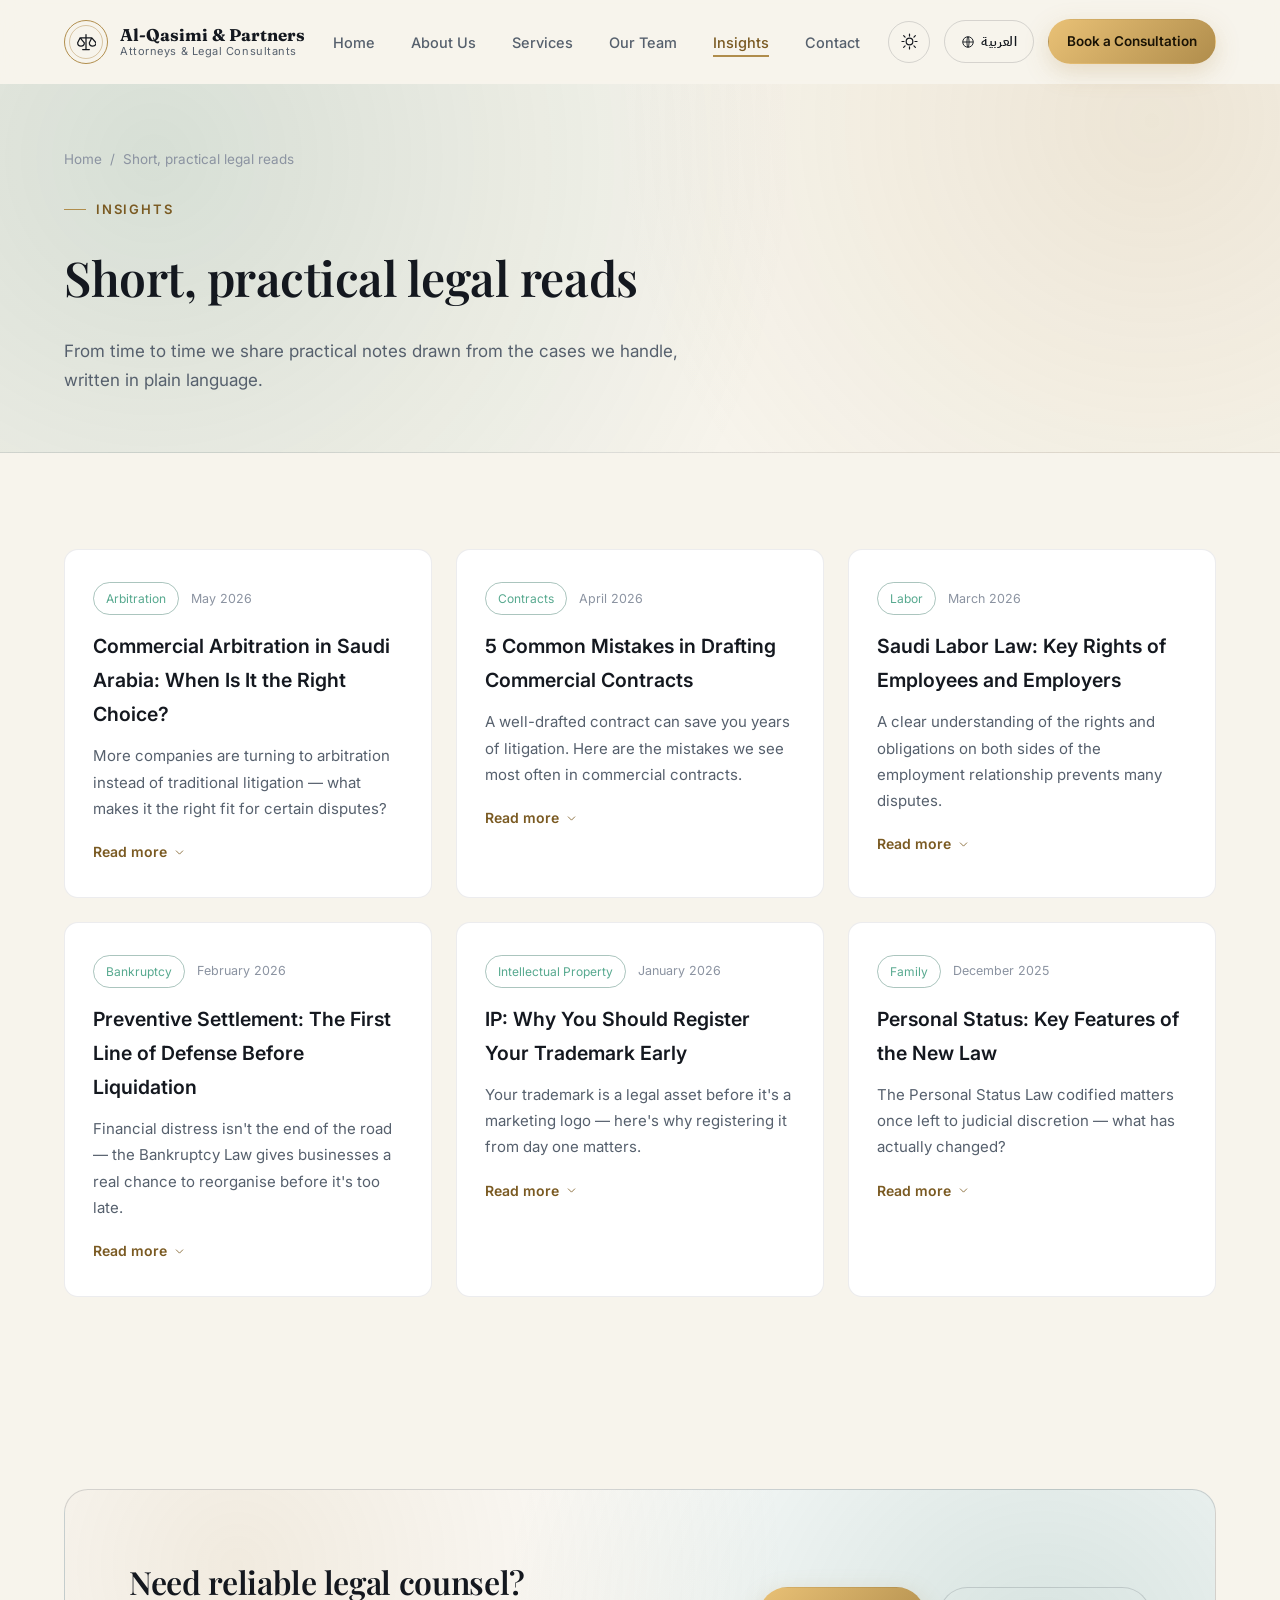
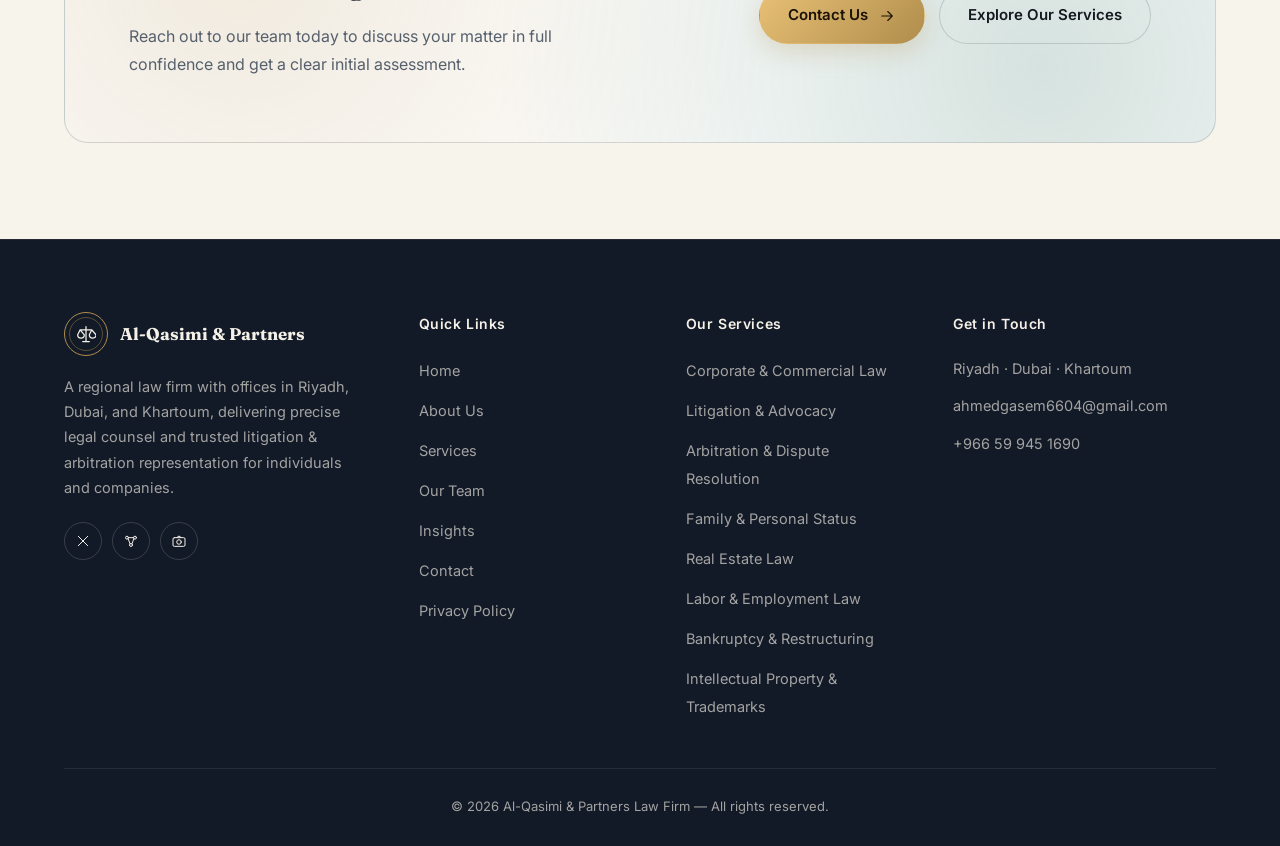
<file: en/articles.html>
<!DOCTYPE html>
<html lang="en" dir="ltr">
<head>
<meta charset="UTF-8">
<meta name="viewport" content="width=device-width, initial-scale=1">
<title>Insights | Al-Qasimi &amp; Partners Law Firm</title>
<meta name="description" content="Practical legal articles and notes from the Al-Qasimi &amp; Partners Law Firm team.">
<link rel="icon" href="data:image/svg+xml,%3Csvg xmlns='http://www.w3.org/2000/svg' viewBox='0 0 24 24'%3E%3Crect width='24' height='24' rx='6' fill='%230B0F17'/%3E%3Cpath d='M12 4v16M6 8h12M6 8l-2.5 5a3 3 0 0 0 6 0zM18 8l-2.5 5a3 3 0 0 0 6 0z' stroke='%23B08D4C' stroke-width='1.4' fill='none' stroke-linecap='round' stroke-linejoin='round'/%3E%3C/svg%3E">
<link rel="stylesheet" href="../css/style.css">
<script>(function(){try{var t=localStorage.getItem('qasimi-theme');if(t==='dark'){document.documentElement.classList.add('theme-dark');}}catch(e){}})();</script>
</head>
<body>

<header class="site-header">
  <div class="container header-inner">
    <a href="index.html" class="brand">
      <span class="brand-mark"><svg class="" viewBox="0 0 24 24" fill="none" stroke="currentColor" stroke-width="1.5" stroke-linecap="round" stroke-linejoin="round"><path d="M12 3v18M5 7h14M5 7l-3 6a4 4 0 0 0 8 0zM19 7l-3 6a4 4 0 0 0 8 0zM8 21h8"/></svg></span>
      <span class="brand-text"><strong>Al-Qasimi & Partners</strong><span>Attorneys &amp; Legal Consultants</span></span>
    </a>
    <nav class="main-nav" aria-label="Main">
      <ul style="display:flex;gap:36px;"><li><a href="index.html" class="">Home</a></li><li><a href="about.html" class="">About Us</a></li><li><a href="services.html" class="">Services</a></li><li><a href="team.html" class="">Our Team</a></li><li><a href="articles.html" class="active">Insights</a></li><li><a href="contact.html" class="">Contact</a></li></ul>
    </nav>
    <div class="header-actions">
      <button class="theme-toggle" type="button" aria-label="Dark mode" title="Dark mode"><svg class="icon-sun" viewBox="0 0 24 24" fill="none" stroke="currentColor" stroke-width="1.5" stroke-linecap="round" stroke-linejoin="round"><circle cx="12" cy="12" r="4.2"/><path d="M12 2.5v2.6M12 18.9v2.6M4.6 4.6l1.8 1.8M17.6 17.6l1.8 1.8M2.5 12h2.6M18.9 12h2.6M4.6 19.4l1.8-1.8M17.6 6.4l1.8-1.8"/></svg><svg class="icon-moon" viewBox="0 0 24 24" fill="none" stroke="currentColor" stroke-width="1.5" stroke-linecap="round" stroke-linejoin="round"><path d="M20 14.5A8.5 8.5 0 1 1 9.5 4a6.8 6.8 0 0 0 10.5 10.5z"/></svg></button>
      <a class="lang-toggle" href="../articles.html"><svg viewBox="0 0 24 24" fill="none" stroke="currentColor" stroke-width="1.6"><circle cx="12" cy="12" r="9"/><path d="M3 12h18M12 3c2.5 2.6 2.5 15.4 0 18M12 3c-2.5 2.6-2.5 15.4 0 18"/></svg> العربية</a>
      <a class="btn btn-gold btn-sm" href="contact.html">Book a Consultation</a>
      <button class="nav-toggle" aria-label="Menu" aria-expanded="false"><span></span></button>
    </div>
  </div>
</header>
<div class="nav-scrim"></div>
<nav class="mobile-nav" aria-label="Mobile">
  <ul style="display:flex;flex-direction:column;gap:0;"><li><a href="index.html" class="">Home</a></li><li><a href="about.html" class="">About Us</a></li><li><a href="services.html" class="">Services</a></li><li><a href="team.html" class="">Our Team</a></li><li><a href="articles.html" class="active">Insights</a></li><li><a href="contact.html" class="">Contact</a></li></ul>
  <div class="header-actions">
    <button class="theme-toggle" type="button" aria-label="Dark mode" title="Dark mode"><svg class="icon-sun" viewBox="0 0 24 24" fill="none" stroke="currentColor" stroke-width="1.5" stroke-linecap="round" stroke-linejoin="round"><circle cx="12" cy="12" r="4.2"/><path d="M12 2.5v2.6M12 18.9v2.6M4.6 4.6l1.8 1.8M17.6 17.6l1.8 1.8M2.5 12h2.6M18.9 12h2.6M4.6 19.4l1.8-1.8M17.6 6.4l1.8-1.8"/></svg><svg class="icon-moon" viewBox="0 0 24 24" fill="none" stroke="currentColor" stroke-width="1.5" stroke-linecap="round" stroke-linejoin="round"><path d="M20 14.5A8.5 8.5 0 1 1 9.5 4a6.8 6.8 0 0 0 10.5 10.5z"/></svg></button>
    <a class="lang-toggle" href="../articles.html">العربية</a>
    <a class="btn btn-gold btn-block" href="contact.html">Book a Consultation</a>
  </div>
</nav>


<section class="page-hero">
  <div class="container">
    <div class="breadcrumb reveal"><a href="index.html">Home</a><span>/</span><span>Short, practical legal reads</span></div>
    <span class="eyebrow reveal">Insights</span>
    <h1 class="display reveal">Short, practical legal reads</h1>
    <p class="lede reveal">From time to time we share practical notes drawn from the cases we handle, written in plain language.</p>
  </div>
</section>
<section>
  <div class="container">
    <div class="grid grid-3">
<div class="card article-card reveal" style="--i:0">
  <div class="article-meta"><span class="tag">Arbitration</span><span>May 2026</span></div>
  <h3>Commercial Arbitration in Saudi Arabia: When Is It the Right Choice?</h3>
  <p class="excerpt">More companies are turning to arbitration instead of traditional litigation — what makes it the right fit for certain disputes?</p>
  <button type="button" class="article-open-btn" data-article="article-0">Read more <svg class="" viewBox="0 0 24 24" fill="none" stroke="currentColor" stroke-width="1.5" stroke-linecap="round" stroke-linejoin="round"><path d="M6 9l6 6 6-6"/></svg></button>
</div>
<div class="card article-card reveal" style="--i:1">
  <div class="article-meta"><span class="tag">Contracts</span><span>April 2026</span></div>
  <h3>5 Common Mistakes in Drafting Commercial Contracts</h3>
  <p class="excerpt">A well-drafted contract can save you years of litigation. Here are the mistakes we see most often in commercial contracts.</p>
  <button type="button" class="article-open-btn" data-article="article-1">Read more <svg class="" viewBox="0 0 24 24" fill="none" stroke="currentColor" stroke-width="1.5" stroke-linecap="round" stroke-linejoin="round"><path d="M6 9l6 6 6-6"/></svg></button>
</div>
<div class="card article-card reveal" style="--i:2">
  <div class="article-meta"><span class="tag">Labor</span><span>March 2026</span></div>
  <h3>Saudi Labor Law: Key Rights of Employees and Employers</h3>
  <p class="excerpt">A clear understanding of the rights and obligations on both sides of the employment relationship prevents many disputes.</p>
  <button type="button" class="article-open-btn" data-article="article-2">Read more <svg class="" viewBox="0 0 24 24" fill="none" stroke="currentColor" stroke-width="1.5" stroke-linecap="round" stroke-linejoin="round"><path d="M6 9l6 6 6-6"/></svg></button>
</div>
<div class="card article-card reveal" style="--i:3">
  <div class="article-meta"><span class="tag">Bankruptcy</span><span>February 2026</span></div>
  <h3>Preventive Settlement: The First Line of Defense Before Liquidation</h3>
  <p class="excerpt">Financial distress isn't the end of the road — the Bankruptcy Law gives businesses a real chance to reorganise before it's too late.</p>
  <button type="button" class="article-open-btn" data-article="article-3">Read more <svg class="" viewBox="0 0 24 24" fill="none" stroke="currentColor" stroke-width="1.5" stroke-linecap="round" stroke-linejoin="round"><path d="M6 9l6 6 6-6"/></svg></button>
</div>
<div class="card article-card reveal" style="--i:4">
  <div class="article-meta"><span class="tag">Intellectual Property</span><span>January 2026</span></div>
  <h3>IP: Why You Should Register Your Trademark Early</h3>
  <p class="excerpt">Your trademark is a legal asset before it's a marketing logo — here's why registering it from day one matters.</p>
  <button type="button" class="article-open-btn" data-article="article-4">Read more <svg class="" viewBox="0 0 24 24" fill="none" stroke="currentColor" stroke-width="1.5" stroke-linecap="round" stroke-linejoin="round"><path d="M6 9l6 6 6-6"/></svg></button>
</div>
<div class="card article-card reveal" style="--i:5">
  <div class="article-meta"><span class="tag">Family</span><span>December 2025</span></div>
  <h3>Personal Status: Key Features of the New Law</h3>
  <p class="excerpt">The Personal Status Law codified matters once left to judicial discretion — what has actually changed?</p>
  <button type="button" class="article-open-btn" data-article="article-5">Read more <svg class="" viewBox="0 0 24 24" fill="none" stroke="currentColor" stroke-width="1.5" stroke-linecap="round" stroke-linejoin="round"><path d="M6 9l6 6 6-6"/></svg></button>
</div></div>
  </div>
</section>
<div class="article-modal" id="articleModal" aria-hidden="true">
  <div class="article-modal-backdrop" data-close="1"></div>
  <div class="article-modal-panel" role="dialog" aria-modal="true">
    <button type="button" class="article-modal-close" data-close="1" aria-label="Close"><svg class="" viewBox="0 0 24 24" fill="none" stroke="currentColor" stroke-width="1.5" stroke-linecap="round" stroke-linejoin="round"><path d="M5 5l14 14M19 5 5 19"/></svg></button>
    <div class="article-modal-body"></div>
  </div>
</div>

<template id="article-0">
  <div class="article-meta"><span class="tag">Arbitration</span><span>May 2026</span></div>
  <h2 class="display">Commercial Arbitration in Saudi Arabia: When Is It the Right Choice?</h2>
  <p>Commercial arbitration offers several advantages that make it preferable for technical or highly confidential disputes: faster resolution than the courts, the ability to select arbitrators with specialised expertise, and more flexible procedures. That said, court litigation remains the better route when a dispute requires direct enforcement power or involves a government entity.</p><p>The Saudi Center for Commercial Arbitration (SCCA) plays a central role here: a non-profit body established in 2014 to administer arbitration and mediation to international standards, serving local and international clients in both Arabic and English. Choosing an institutional arbitration body over ad-hoc arbitration gives parties clear procedural rules and a defined timeline for resolving the dispute.</p><p>We always advise clients to include a clear arbitration clause specifying the institution, seat, and language in commercial contracts from the outset, rather than a generic clause open to multiple interpretations once a dispute arises — especially in contracts involving parties from more than one country.</p>
</template>
<template id="article-1">
  <div class="article-meta"><span class="tag">Contracts</span><span>April 2026</span></div>
  <h2 class="display">5 Common Mistakes in Drafting Commercial Contracts</h2>
  <p>Common mistakes include failing to specify the governing law and competent jurisdiction, drafting compensation clauses too loosely without a clear cap or calculation method, and omitting force-majeure provisions. Many parties also leave out a clear termination clause, creating disputes later over the effective termination date and each side's post-termination obligations.</p><p>Another frequent error is relying on generic templates pulled from the internet without adapting them to the deal or counterparty — leaving material gaps, especially in cross-border contracts (say, between a party in Riyadh and one in Dubai), where the same clause can be interpreted differently under different legal systems.</p><p>Ultimately, signing a contract without specialised legal review remains the leading cause of the disputes we handle. Reviewing a contract before signature typically costs a fraction of what it costs to litigate an ambiguity later that could have been avoided from the start.</p>
</template>
<template id="article-2">
  <div class="article-meta"><span class="tag">Labor</span><span>March 2026</span></div>
  <h2 class="display">Saudi Labor Law: Key Rights of Employees and Employers</h2>
  <p>The Labor Law guarantees employees core rights: timely wages, paid annual leave, and end-of-service benefits, plus protection from arbitrary dismissal. In return, it grants employers the right to set internal regulations and terminate contracts for documented cause.</p><p>In many cases, both sides are required to approach the competent labor dispute settlement authority before judicial escalation — a faster, less costly route than full litigation when both parties genuinely want a fair settlement.</p><p>For employers operating across more than one Gulf country, we always recommend periodically reviewing employment contracts and internal regulations to keep pace with each country's latest amendments, rather than relying on a single template that may not account for these differences.</p>
</template>
<template id="article-3">
  <div class="article-meta"><span class="tag">Bankruptcy</span><span>February 2026</span></div>
  <h2 class="display">Preventive Settlement: The First Line of Defense Before Liquidation</h2>
  <p>Preventive settlement lets a distressed business negotiate with its creditors under judicial oversight, rescheduling obligations without a full halt to operations. Success depends on acting early and full transparency with creditors and the court.</p><p>Businesses that pursue this route early achieve a far higher success rate than those who delay until the crisis deepens and rescue options narrow. Early warning signs worth acting on include repeated late payments to suppliers or growing difficulty renewing bank facilities.</p><p>Before entering any formal track, we run a candid assessment of the client's financial position and realistic options — the goal isn't to use the procedure for its own sake, but to choose the path that genuinely preserves the business when that is still possible.</p>
</template>
<template id="article-4">
  <div class="article-meta"><span class="tag">Intellectual Property</span><span>January 2026</span></div>
  <h2 class="display">IP: Why You Should Register Your Trademark Early</h2>
  <p>Registering a trademark with the Saudi Authority for Intellectual Property (or the equivalent body in your home jurisdiction) gives you exclusive rights to it and standing to sue anyone who imitates it without permission. Many startups delay this step, only to find a competitor register a similar mark first.</p><p>Registration can take several months and typically includes a prior-art search to confirm the mark doesn't conflict with an existing registration, followed by a publication period during which third parties may object. Starting early therefore matters as much as incorporating the company itself.</p><p>For businesses operating or planning to expand between Saudi Arabia and the UAE, we recommend registering the mark separately in each country of operation, since registration in one country does not automatically protect it in another.</p>
</template>
<template id="article-5">
  <div class="article-meta"><span class="tag">Family</span><span>December 2025</span></div>
  <h2 class="display">Personal Status: Key Features of the New Law</h2>
  <p>The Personal Status Law introduced more detailed rules for alimony, custody, and marriage-contract registration, reducing variance between court rulings compared with when these matters were left more heavily to case-by-case judicial discretion.</p><p>It also clarified inheritance and will provisions more clearly and set out mechanisms for amicable family-dispute resolution before litigation, easing the emotional burden on the family and shortening the dispute compared with a full court process.</p><p>We always recommend reviewing existing marriage contracts and wills in light of these updated provisions, particularly for families with members or assets residing in more than one country, where certain documents may need additional notarization to be recognized abroad.</p>
</template>
<section>
  <div class="container">
    <div class="cta-banner reveal">
      <div><h2 class="display">Need reliable legal counsel?</h2><p>Reach out to our team today to discuss your matter in full confidence and get a clear initial assessment.</p></div>
      <div class="cta-actions">
        <a class="btn btn-gold" href="contact.html">Contact Us <svg class="icon-flip" viewBox="0 0 24 24" fill="none" stroke="currentColor" stroke-width="1.5" stroke-linecap="round" stroke-linejoin="round"><path d="M5 12h14M13 6l6 6-6 6"/></svg></a>
        <a class="btn btn-outline" href="services.html">Explore Our Services</a>
      </div>
    </div>
  </div>
</section>


<footer class="site-footer">
  <div class="container">
    <div class="footer-grid">
      <div class="footer-about">
        <a href="index.html" class="brand">
          <span class="brand-mark"><svg class="" viewBox="0 0 24 24" fill="none" stroke="currentColor" stroke-width="1.5" stroke-linecap="round" stroke-linejoin="round"><path d="M12 3v18M5 7h14M5 7l-3 6a4 4 0 0 0 8 0zM19 7l-3 6a4 4 0 0 0 8 0zM8 21h8"/></svg></span>
          <span class="brand-text"><strong>Al-Qasimi & Partners</strong></span>
        </a>
        <p>A regional law firm with offices in Riyadh, Dubai, and Khartoum, delivering precise legal counsel and trusted litigation &amp; arbitration representation for individuals and companies.</p>
        <div class="footer-social">
          <a href="#" aria-label="X"><svg class="" viewBox="0 0 24 24" fill="none" stroke="currentColor" stroke-width="1.5" stroke-linecap="round" stroke-linejoin="round"><path d="M5 5l14 14M19 5 5 19"/></svg></a>
          <a href="#" aria-label="LinkedIn"><svg class="" viewBox="0 0 24 24" fill="none" stroke="currentColor" stroke-width="1.5" stroke-linecap="round" stroke-linejoin="round"><circle cx="6" cy="7" r="2.2"/><circle cx="18" cy="7" r="2.2"/><circle cx="12" cy="18" r="2.2"/><path d="M7.7 8.5 10.5 16M16.3 8.5 13.5 16M8.2 7h7.6"/></svg></a>
          <a href="#" aria-label="Instagram"><svg class="" viewBox="0 0 24 24" fill="none" stroke="currentColor" stroke-width="1.5" stroke-linecap="round" stroke-linejoin="round"><rect x="3" y="7" width="18" height="13" rx="2"/><circle cx="12" cy="13.5" r="3.4"/><path d="M9 7l1.5-2h3L15 7"/></svg></a>
        </div>
      </div>
      <div class="footer-col"><h4>Quick Links</h4><ul><li><a href="index.html">Home</a></li><li><a href="about.html">About Us</a></li><li><a href="services.html">Services</a></li><li><a href="team.html">Our Team</a></li><li><a href="articles.html">Insights</a></li><li><a href="contact.html">Contact</a></li><li><a href="privacy.html">Privacy Policy</a></li></ul></div>
      <div class="footer-col"><h4>Our Services</h4><ul><li><a href="services.html#corporate">Corporate &amp; Commercial Law</a></li><li><a href="services.html#litigation">Litigation &amp; Advocacy</a></li><li><a href="services.html#arbitration">Arbitration &amp; Dispute Resolution</a></li><li><a href="services.html#family">Family &amp; Personal Status</a></li><li><a href="services.html#realestate">Real Estate Law</a></li><li><a href="services.html#labor">Labor &amp; Employment Law</a></li><li><a href="services.html#restructuring">Bankruptcy &amp; Restructuring</a></li><li><a href="services.html#ip">Intellectual Property &amp; Trademarks</a></li></ul></div>
      <div class="footer-col">
        <h4>Get in Touch</h4>
        <address>
          <span>Riyadh · Dubai · Khartoum</span>
          <a href="mailto:ahmedgasem6604@gmail.com">ahmedgasem6604@gmail.com</a>
          <span dir="ltr" style="unicode-bidi:plaintext;">+966 59 945 1690</span>
        </address>
      </div>
    </div>
    <div class="footer-bottom">
      <span>© 2026 Al-Qasimi & Partners Law Firm — All rights reserved.</span>
    </div>
  </div>
</footer>

<script src="../js/main.js" defer></script>
</body>
</html>
</file>
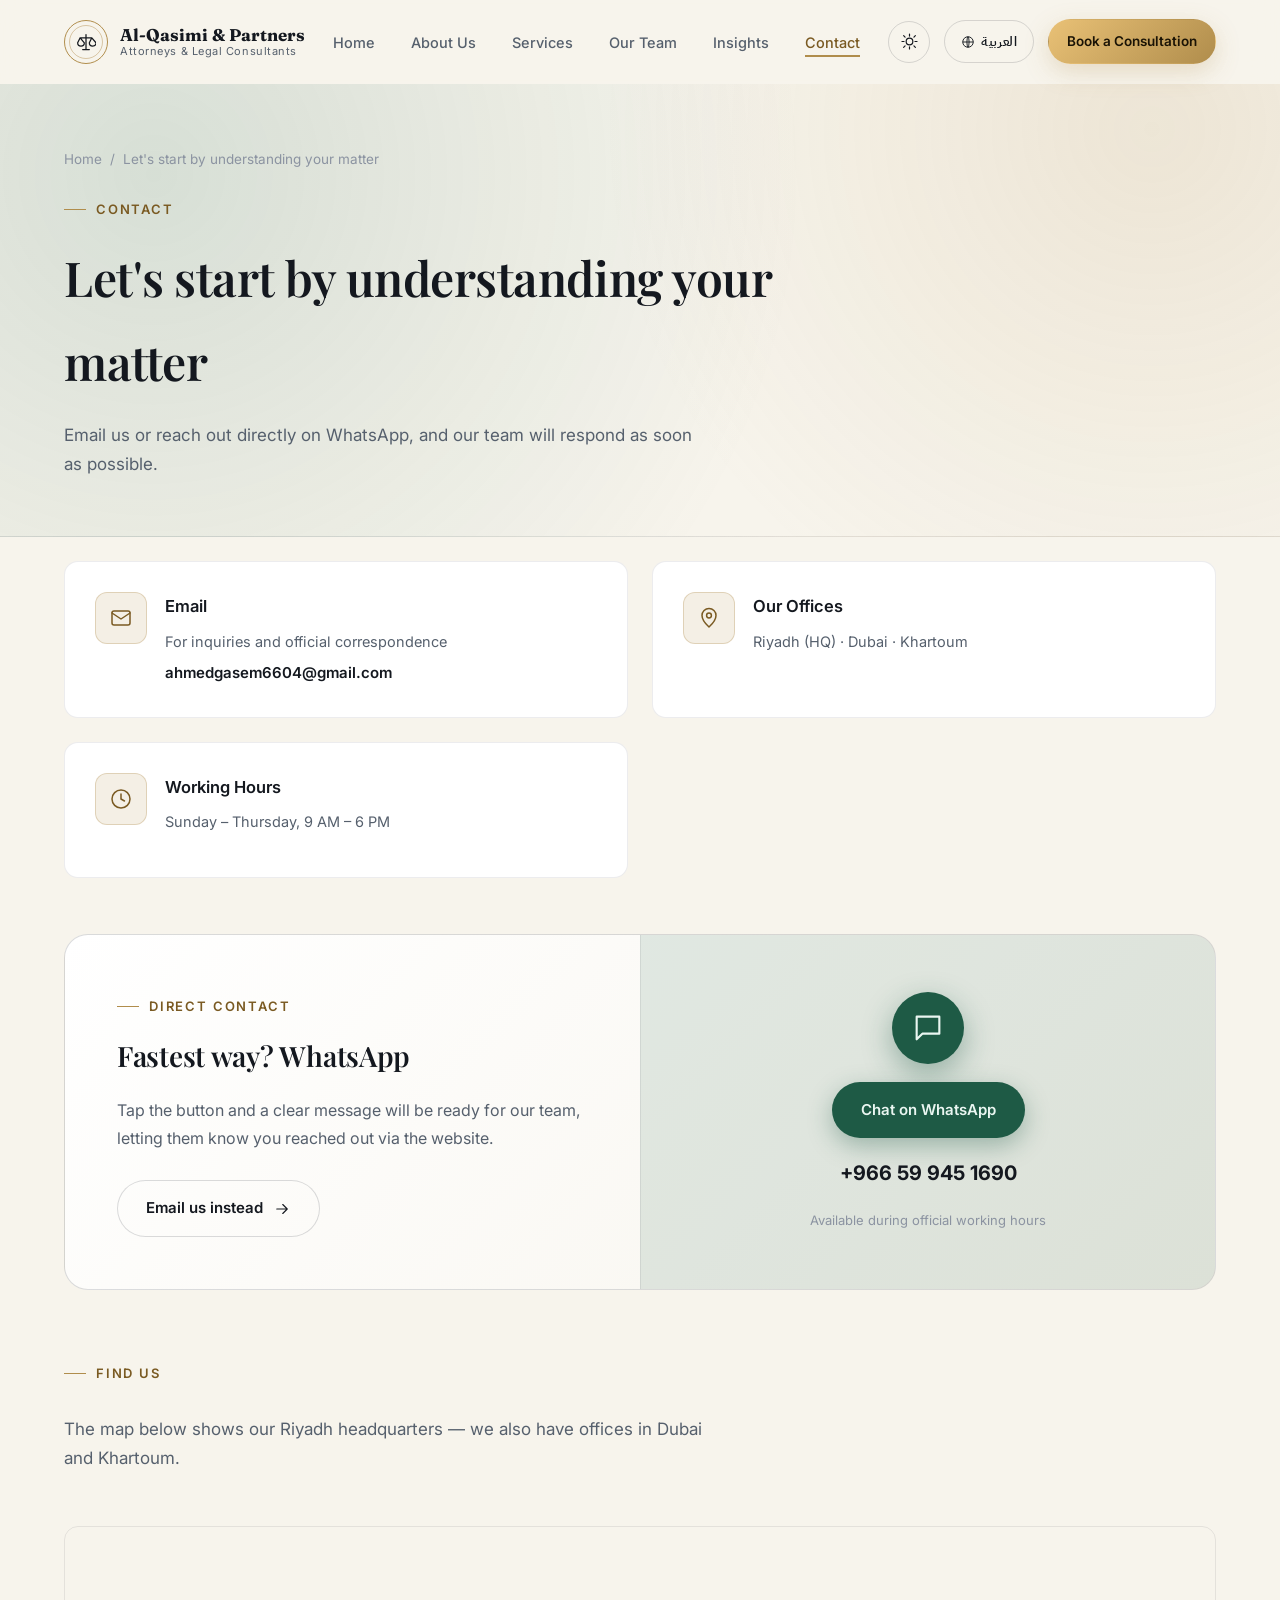
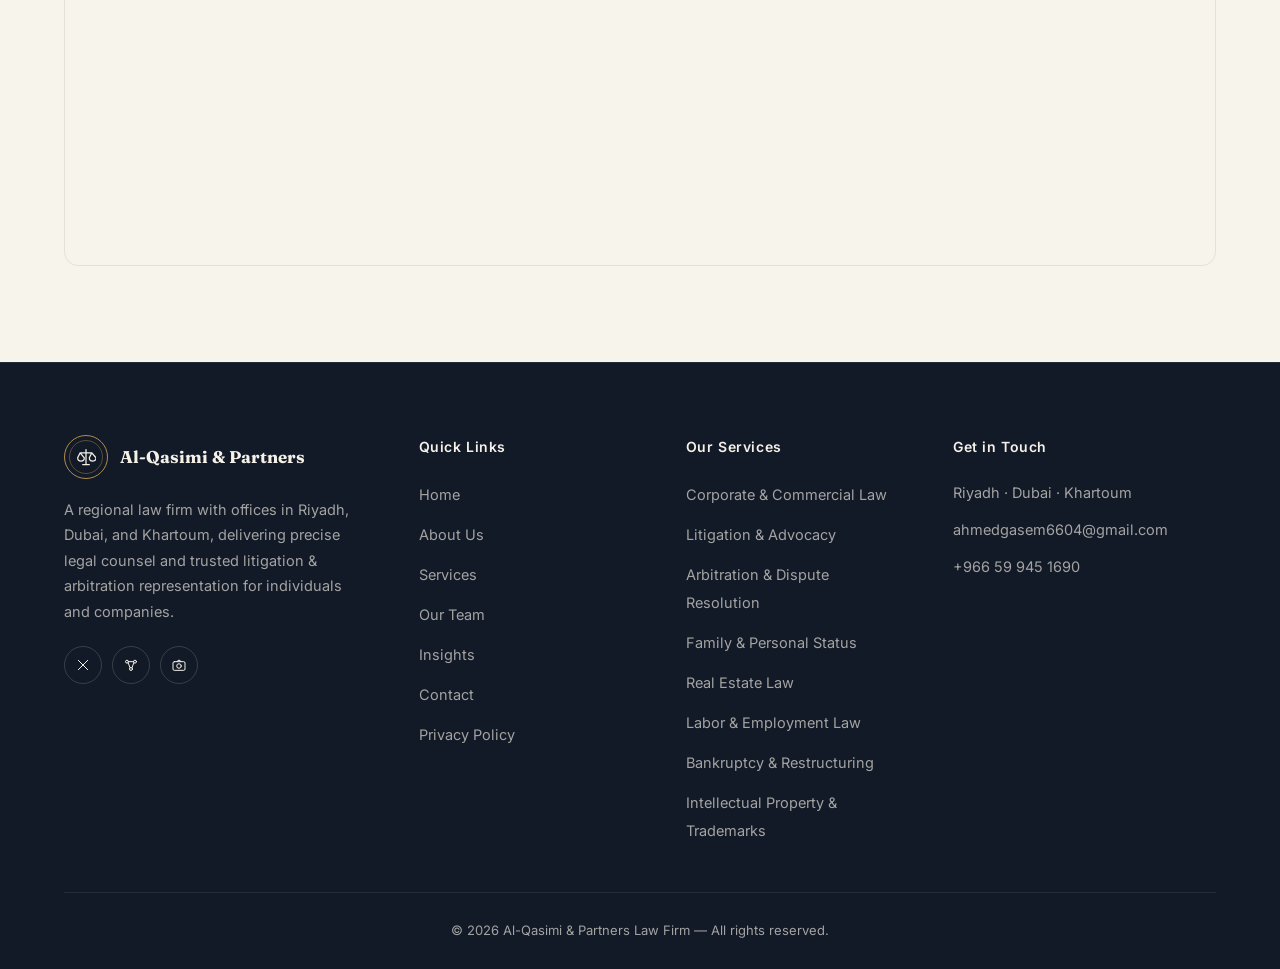
<file: en/contact.html>
<!DOCTYPE html>
<html lang="en" dir="ltr">
<head>
<meta charset="UTF-8">
<meta name="viewport" content="width=device-width, initial-scale=1">
<title>Contact | Al-Qasimi &amp; Partners Law Firm</title>
<meta name="description" content="Get in touch with our Riyadh, Dubai, and Khartoum offices via email or WhatsApp.">
<link rel="icon" href="data:image/svg+xml,%3Csvg xmlns='http://www.w3.org/2000/svg' viewBox='0 0 24 24'%3E%3Crect width='24' height='24' rx='6' fill='%230B0F17'/%3E%3Cpath d='M12 4v16M6 8h12M6 8l-2.5 5a3 3 0 0 0 6 0zM18 8l-2.5 5a3 3 0 0 0 6 0z' stroke='%23B08D4C' stroke-width='1.4' fill='none' stroke-linecap='round' stroke-linejoin='round'/%3E%3C/svg%3E">
<link rel="stylesheet" href="../css/style.css">
<script>(function(){try{var t=localStorage.getItem('qasimi-theme');if(t==='dark'){document.documentElement.classList.add('theme-dark');}}catch(e){}})();</script>
</head>
<body>

<header class="site-header">
  <div class="container header-inner">
    <a href="index.html" class="brand">
      <span class="brand-mark"><svg class="" viewBox="0 0 24 24" fill="none" stroke="currentColor" stroke-width="1.5" stroke-linecap="round" stroke-linejoin="round"><path d="M12 3v18M5 7h14M5 7l-3 6a4 4 0 0 0 8 0zM19 7l-3 6a4 4 0 0 0 8 0zM8 21h8"/></svg></span>
      <span class="brand-text"><strong>Al-Qasimi & Partners</strong><span>Attorneys &amp; Legal Consultants</span></span>
    </a>
    <nav class="main-nav" aria-label="Main">
      <ul style="display:flex;gap:36px;"><li><a href="index.html" class="">Home</a></li><li><a href="about.html" class="">About Us</a></li><li><a href="services.html" class="">Services</a></li><li><a href="team.html" class="">Our Team</a></li><li><a href="articles.html" class="">Insights</a></li><li><a href="contact.html" class="active">Contact</a></li></ul>
    </nav>
    <div class="header-actions">
      <button class="theme-toggle" type="button" aria-label="Dark mode" title="Dark mode"><svg class="icon-sun" viewBox="0 0 24 24" fill="none" stroke="currentColor" stroke-width="1.5" stroke-linecap="round" stroke-linejoin="round"><circle cx="12" cy="12" r="4.2"/><path d="M12 2.5v2.6M12 18.9v2.6M4.6 4.6l1.8 1.8M17.6 17.6l1.8 1.8M2.5 12h2.6M18.9 12h2.6M4.6 19.4l1.8-1.8M17.6 6.4l1.8-1.8"/></svg><svg class="icon-moon" viewBox="0 0 24 24" fill="none" stroke="currentColor" stroke-width="1.5" stroke-linecap="round" stroke-linejoin="round"><path d="M20 14.5A8.5 8.5 0 1 1 9.5 4a6.8 6.8 0 0 0 10.5 10.5z"/></svg></button>
      <a class="lang-toggle" href="../contact.html"><svg viewBox="0 0 24 24" fill="none" stroke="currentColor" stroke-width="1.6"><circle cx="12" cy="12" r="9"/><path d="M3 12h18M12 3c2.5 2.6 2.5 15.4 0 18M12 3c-2.5 2.6-2.5 15.4 0 18"/></svg> العربية</a>
      <a class="btn btn-gold btn-sm" href="contact.html">Book a Consultation</a>
      <button class="nav-toggle" aria-label="Menu" aria-expanded="false"><span></span></button>
    </div>
  </div>
</header>
<div class="nav-scrim"></div>
<nav class="mobile-nav" aria-label="Mobile">
  <ul style="display:flex;flex-direction:column;gap:0;"><li><a href="index.html" class="">Home</a></li><li><a href="about.html" class="">About Us</a></li><li><a href="services.html" class="">Services</a></li><li><a href="team.html" class="">Our Team</a></li><li><a href="articles.html" class="">Insights</a></li><li><a href="contact.html" class="active">Contact</a></li></ul>
  <div class="header-actions">
    <button class="theme-toggle" type="button" aria-label="Dark mode" title="Dark mode"><svg class="icon-sun" viewBox="0 0 24 24" fill="none" stroke="currentColor" stroke-width="1.5" stroke-linecap="round" stroke-linejoin="round"><circle cx="12" cy="12" r="4.2"/><path d="M12 2.5v2.6M12 18.9v2.6M4.6 4.6l1.8 1.8M17.6 17.6l1.8 1.8M2.5 12h2.6M18.9 12h2.6M4.6 19.4l1.8-1.8M17.6 6.4l1.8-1.8"/></svg><svg class="icon-moon" viewBox="0 0 24 24" fill="none" stroke="currentColor" stroke-width="1.5" stroke-linecap="round" stroke-linejoin="round"><path d="M20 14.5A8.5 8.5 0 1 1 9.5 4a6.8 6.8 0 0 0 10.5 10.5z"/></svg></button>
    <a class="lang-toggle" href="../contact.html">العربية</a>
    <a class="btn btn-gold btn-block" href="contact.html">Book a Consultation</a>
  </div>
</nav>


<section class="page-hero">
  <div class="container">
    <div class="breadcrumb reveal"><a href="index.html">Home</a><span>/</span><span>Let's start by understanding your matter</span></div>
    <span class="eyebrow reveal">Contact</span>
    <h1 class="display reveal">Let's start by understanding your matter</h1>
    <p class="lede reveal">Email us or reach out directly on WhatsApp, and our team will respond as soon as possible.</p>
  </div>
</section>
<section style="padding-top:24px;">
  <div class="container">
    <div class="contact-grid">
<div class="contact-card reveal">
  <div class="card-icon"><svg class="" viewBox="0 0 24 24" fill="none" stroke="currentColor" stroke-width="1.5" stroke-linecap="round" stroke-linejoin="round"><rect x="3" y="5" width="18" height="14" rx="2"/><path d="m3 7 9 6 9-6"/></svg></div>
  <div><h3>Email</h3><p>For inquiries and official correspondence</p><a class="value" href="mailto:ahmedgasem6604@gmail.com?subject=Inquiry%20from%20the%20website">ahmedgasem6604@gmail.com</a></div>
</div>
<div class="contact-card reveal">
  <div class="card-icon"><svg class="" viewBox="0 0 24 24" fill="none" stroke="currentColor" stroke-width="1.5" stroke-linecap="round" stroke-linejoin="round"><path d="M12 21s7-6.3 7-11.5A7 7 0 0 0 5 9.5C5 14.7 12 21 12 21z"/><circle cx="12" cy="9.5" r="2.4"/></svg></div>
  <div><h3>Our Offices</h3><p>Riyadh (HQ) · Dubai · Khartoum</p></div>
</div>
<div class="contact-card reveal">
  <div class="card-icon"><svg class="" viewBox="0 0 24 24" fill="none" stroke="currentColor" stroke-width="1.5" stroke-linecap="round" stroke-linejoin="round"><circle cx="12" cy="12" r="9"/><path d="M12 7v5l3.5 2"/></svg></div>
  <div><h3>Working Hours</h3><p>Sunday – Thursday, 9 AM – 6 PM</p></div>
</div></div>
    
<div class="whatsapp-panel reveal">
  <div class="side copy">
    <span class="eyebrow">Direct Contact</span>
    <h2 class="display">Fastest way? WhatsApp</h2>
    <p>Tap the button and a clear message will be ready for our team, letting them know you reached out via the website.</p>
    <a class="btn btn-outline" href="mailto:ahmedgasem6604@gmail.com">Email us instead <svg class="icon-flip" viewBox="0 0 24 24" fill="none" stroke="currentColor" stroke-width="1.5" stroke-linecap="round" stroke-linejoin="round"><path d="M5 12h14M13 6l6 6-6 6"/></svg></a>
  </div>
  <div class="side action">
    <div class="wa-icon"><svg class="" viewBox="0 0 24 24" fill="none" stroke="currentColor" stroke-width="1.5" stroke-linecap="round" stroke-linejoin="round"><path d="M4 4h16v12H8l-4 4z"/></svg></div>
    <a class="btn btn-whatsapp" href="https://wa.me/966599451690?text=Hello%2C%20I%20would%20like%20to%20inquire%20about%20your%20legal%20services%20%28I%20contacted%20you%20via%20the%20website%29." target="_blank" rel="noopener">Chat on WhatsApp</a>
    <span class="wa-number">+966 59 945 1690</span>
    <span class="wa-note">Available during official working hours</span>
  </div>
</div>
    <div class="section-head reveal" style="margin-top:64px;"><span class="eyebrow">Find Us</span><p>The map below shows our Riyadh headquarters — we also have offices in Dubai and Khartoum.</p></div>
    <div class="map-embed reveal">
      <iframe src="https://www.google.com/maps?q=Riyadh,Saudi+Arabia&output=embed" loading="lazy" referrerpolicy="no-referrer-when-downgrade"></iframe>
    </div>
  </div>
</section>

<footer class="site-footer">
  <div class="container">
    <div class="footer-grid">
      <div class="footer-about">
        <a href="index.html" class="brand">
          <span class="brand-mark"><svg class="" viewBox="0 0 24 24" fill="none" stroke="currentColor" stroke-width="1.5" stroke-linecap="round" stroke-linejoin="round"><path d="M12 3v18M5 7h14M5 7l-3 6a4 4 0 0 0 8 0zM19 7l-3 6a4 4 0 0 0 8 0zM8 21h8"/></svg></span>
          <span class="brand-text"><strong>Al-Qasimi & Partners</strong></span>
        </a>
        <p>A regional law firm with offices in Riyadh, Dubai, and Khartoum, delivering precise legal counsel and trusted litigation &amp; arbitration representation for individuals and companies.</p>
        <div class="footer-social">
          <a href="#" aria-label="X"><svg class="" viewBox="0 0 24 24" fill="none" stroke="currentColor" stroke-width="1.5" stroke-linecap="round" stroke-linejoin="round"><path d="M5 5l14 14M19 5 5 19"/></svg></a>
          <a href="#" aria-label="LinkedIn"><svg class="" viewBox="0 0 24 24" fill="none" stroke="currentColor" stroke-width="1.5" stroke-linecap="round" stroke-linejoin="round"><circle cx="6" cy="7" r="2.2"/><circle cx="18" cy="7" r="2.2"/><circle cx="12" cy="18" r="2.2"/><path d="M7.7 8.5 10.5 16M16.3 8.5 13.5 16M8.2 7h7.6"/></svg></a>
          <a href="#" aria-label="Instagram"><svg class="" viewBox="0 0 24 24" fill="none" stroke="currentColor" stroke-width="1.5" stroke-linecap="round" stroke-linejoin="round"><rect x="3" y="7" width="18" height="13" rx="2"/><circle cx="12" cy="13.5" r="3.4"/><path d="M9 7l1.5-2h3L15 7"/></svg></a>
        </div>
      </div>
      <div class="footer-col"><h4>Quick Links</h4><ul><li><a href="index.html">Home</a></li><li><a href="about.html">About Us</a></li><li><a href="services.html">Services</a></li><li><a href="team.html">Our Team</a></li><li><a href="articles.html">Insights</a></li><li><a href="contact.html">Contact</a></li><li><a href="privacy.html">Privacy Policy</a></li></ul></div>
      <div class="footer-col"><h4>Our Services</h4><ul><li><a href="services.html#corporate">Corporate &amp; Commercial Law</a></li><li><a href="services.html#litigation">Litigation &amp; Advocacy</a></li><li><a href="services.html#arbitration">Arbitration &amp; Dispute Resolution</a></li><li><a href="services.html#family">Family &amp; Personal Status</a></li><li><a href="services.html#realestate">Real Estate Law</a></li><li><a href="services.html#labor">Labor &amp; Employment Law</a></li><li><a href="services.html#restructuring">Bankruptcy &amp; Restructuring</a></li><li><a href="services.html#ip">Intellectual Property &amp; Trademarks</a></li></ul></div>
      <div class="footer-col">
        <h4>Get in Touch</h4>
        <address>
          <span>Riyadh · Dubai · Khartoum</span>
          <a href="mailto:ahmedgasem6604@gmail.com">ahmedgasem6604@gmail.com</a>
          <span dir="ltr" style="unicode-bidi:plaintext;">+966 59 945 1690</span>
        </address>
      </div>
    </div>
    <div class="footer-bottom">
      <span>© 2026 Al-Qasimi & Partners Law Firm — All rights reserved.</span>
    </div>
  </div>
</footer>

<script src="../js/main.js" defer></script>
</body>
</html>
</file>
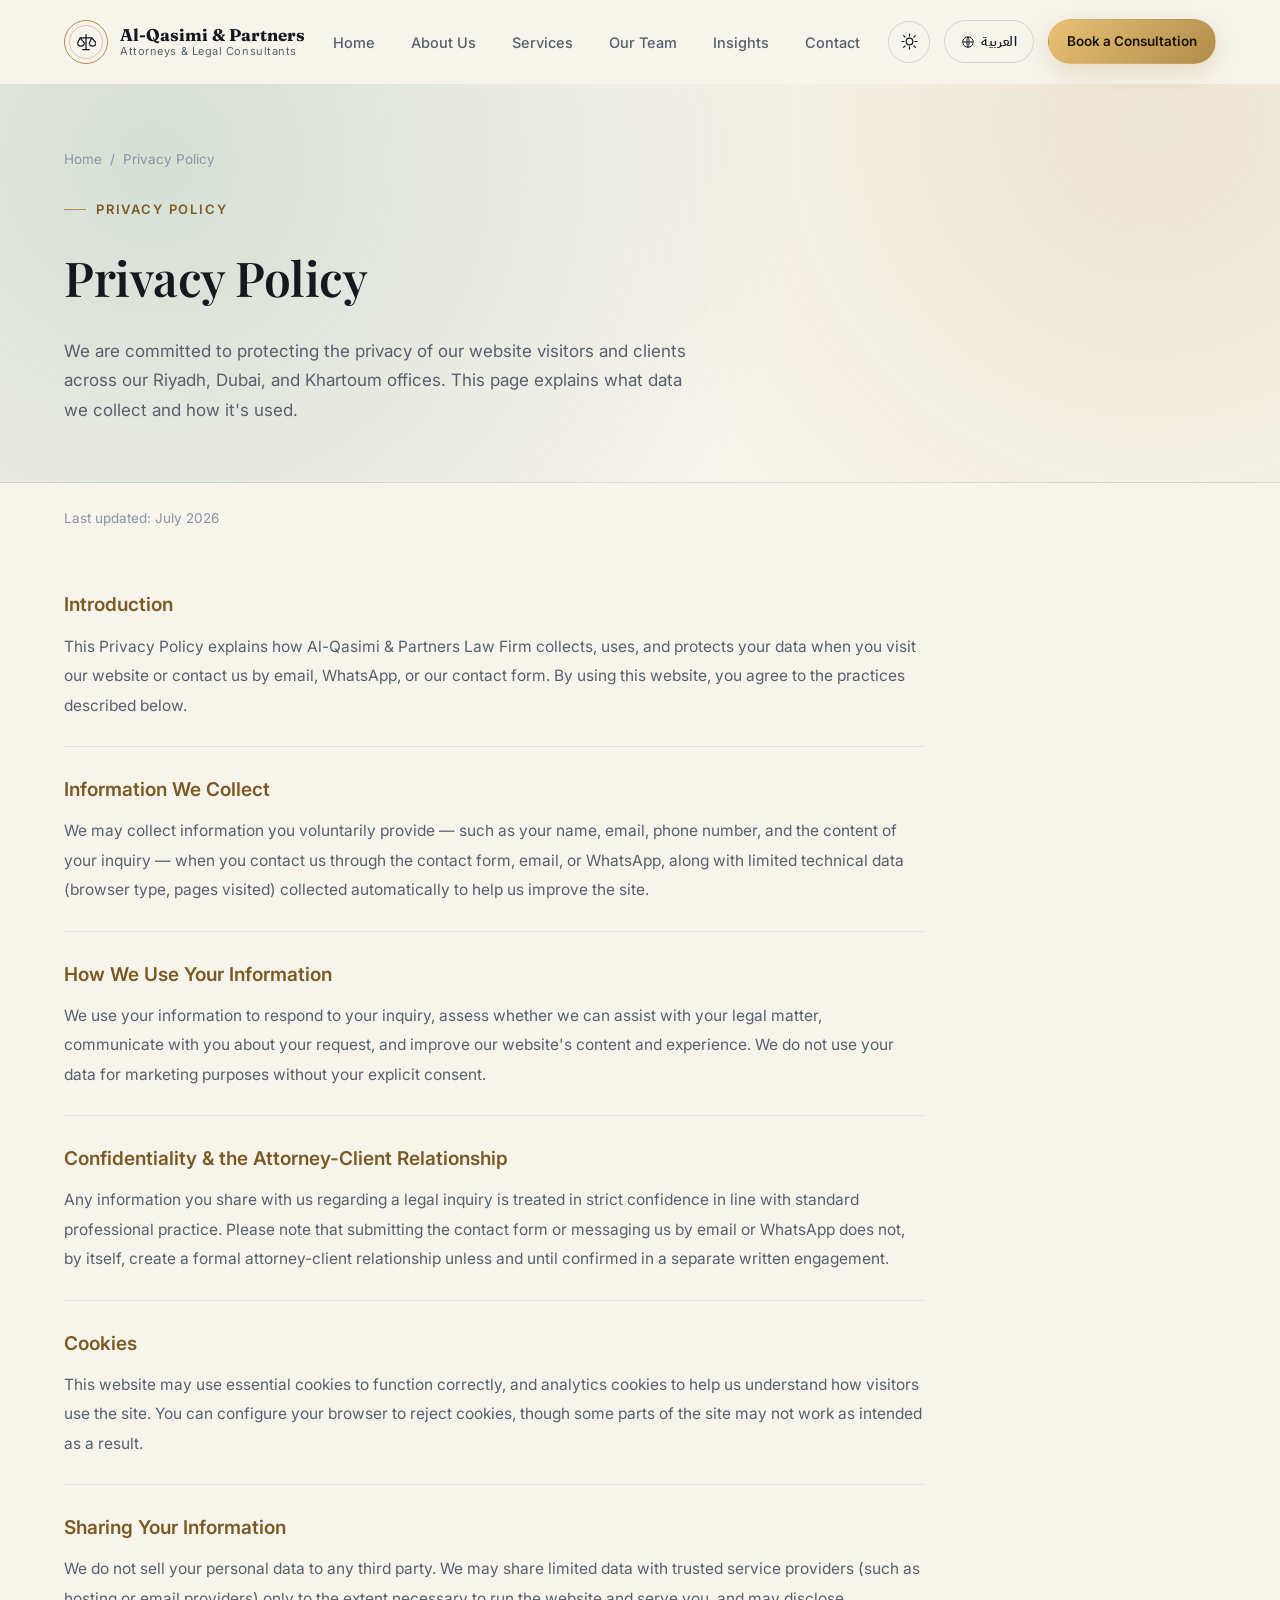
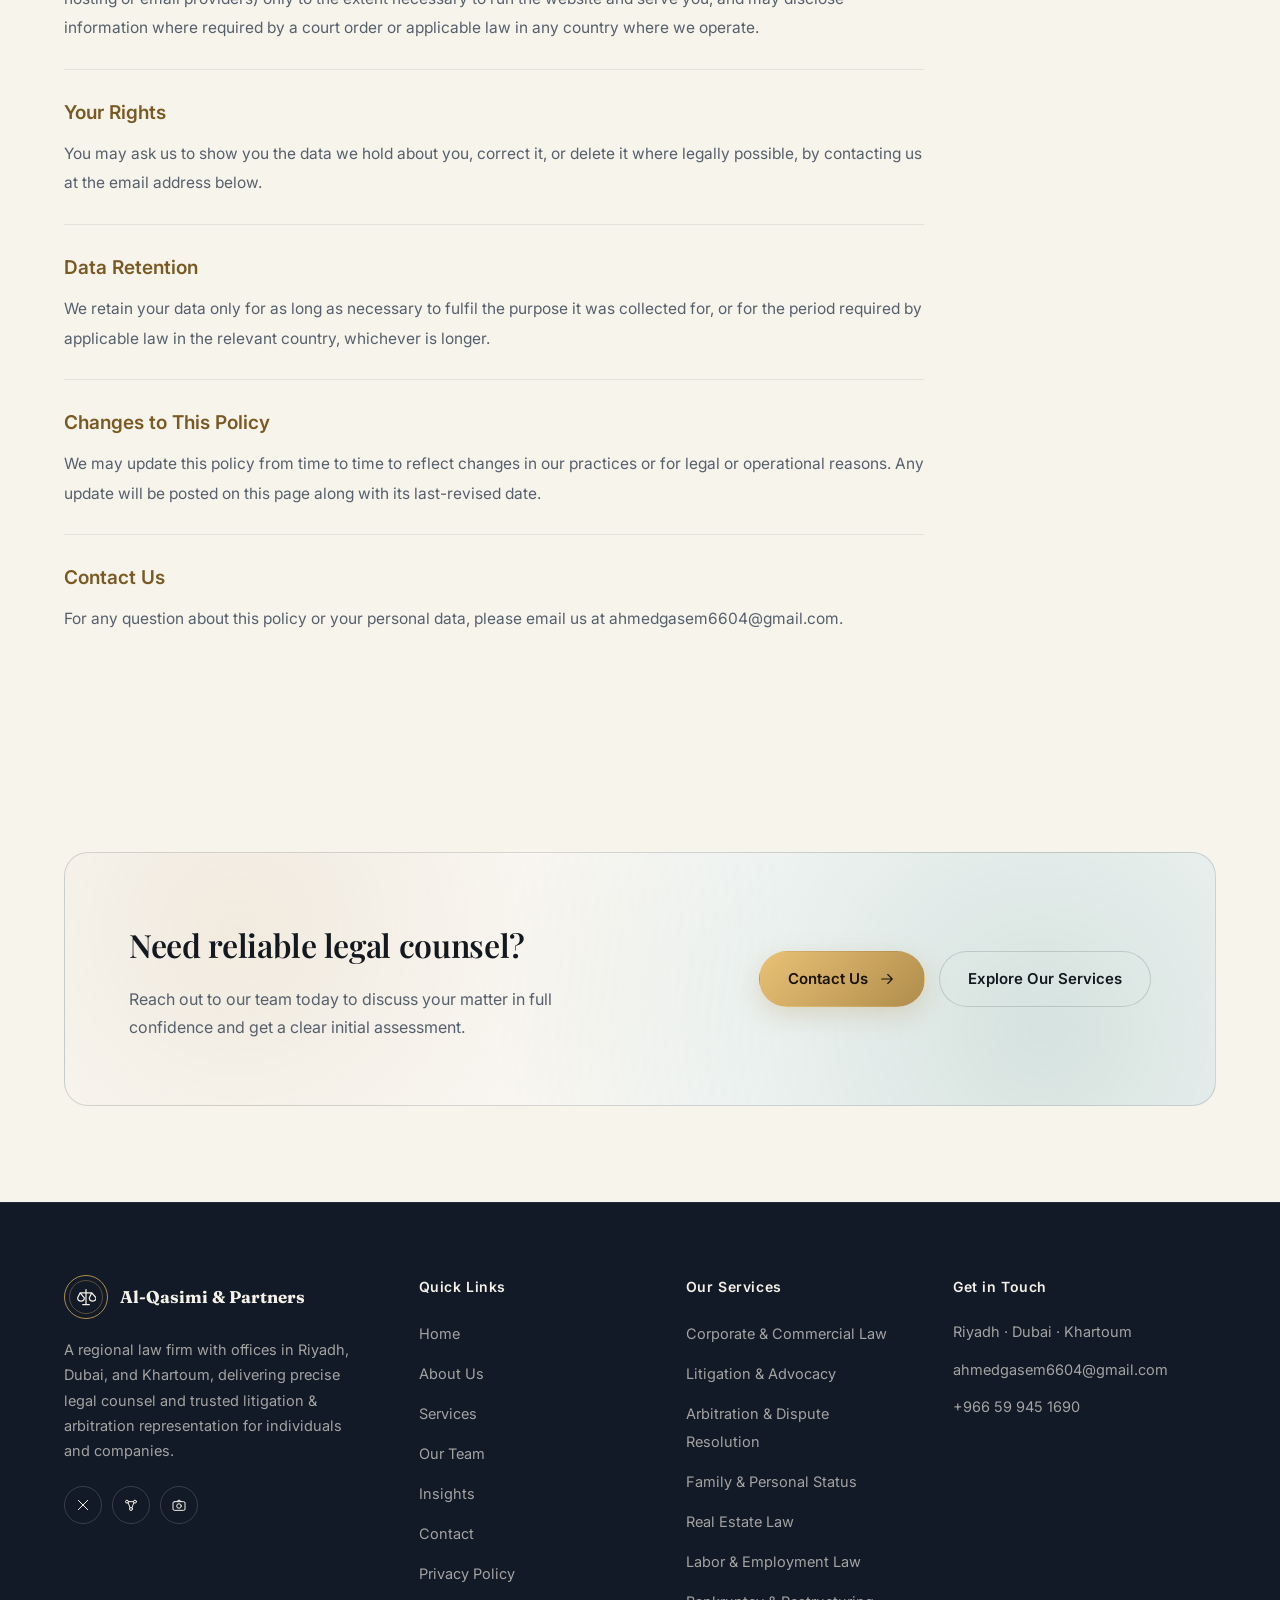
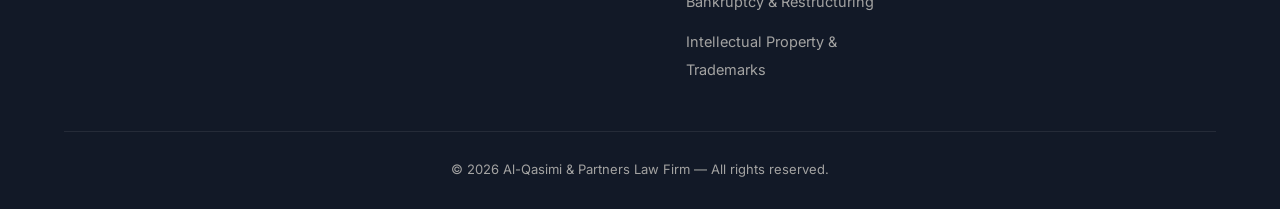
<file: en/privacy.html>
<!DOCTYPE html>
<html lang="en" dir="ltr">
<head>
<meta charset="UTF-8">
<meta name="viewport" content="width=device-width, initial-scale=1">
<title>Privacy Policy | Al-Qasimi &amp; Partners Law Firm</title>
<meta name="description" content="The privacy policy of Al-Qasimi &amp; Partners Law Firm.">
<link rel="icon" href="data:image/svg+xml,%3Csvg xmlns='http://www.w3.org/2000/svg' viewBox='0 0 24 24'%3E%3Crect width='24' height='24' rx='6' fill='%230B0F17'/%3E%3Cpath d='M12 4v16M6 8h12M6 8l-2.5 5a3 3 0 0 0 6 0zM18 8l-2.5 5a3 3 0 0 0 6 0z' stroke='%23B08D4C' stroke-width='1.4' fill='none' stroke-linecap='round' stroke-linejoin='round'/%3E%3C/svg%3E">
<link rel="stylesheet" href="../css/style.css">
<script>(function(){try{var t=localStorage.getItem('qasimi-theme');if(t==='dark'){document.documentElement.classList.add('theme-dark');}}catch(e){}})();</script>
</head>
<body>

<header class="site-header">
  <div class="container header-inner">
    <a href="index.html" class="brand">
      <span class="brand-mark"><svg class="" viewBox="0 0 24 24" fill="none" stroke="currentColor" stroke-width="1.5" stroke-linecap="round" stroke-linejoin="round"><path d="M12 3v18M5 7h14M5 7l-3 6a4 4 0 0 0 8 0zM19 7l-3 6a4 4 0 0 0 8 0zM8 21h8"/></svg></span>
      <span class="brand-text"><strong>Al-Qasimi & Partners</strong><span>Attorneys &amp; Legal Consultants</span></span>
    </a>
    <nav class="main-nav" aria-label="Main">
      <ul style="display:flex;gap:36px;"><li><a href="index.html" class="">Home</a></li><li><a href="about.html" class="">About Us</a></li><li><a href="services.html" class="">Services</a></li><li><a href="team.html" class="">Our Team</a></li><li><a href="articles.html" class="">Insights</a></li><li><a href="contact.html" class="">Contact</a></li></ul>
    </nav>
    <div class="header-actions">
      <button class="theme-toggle" type="button" aria-label="Dark mode" title="Dark mode"><svg class="icon-sun" viewBox="0 0 24 24" fill="none" stroke="currentColor" stroke-width="1.5" stroke-linecap="round" stroke-linejoin="round"><circle cx="12" cy="12" r="4.2"/><path d="M12 2.5v2.6M12 18.9v2.6M4.6 4.6l1.8 1.8M17.6 17.6l1.8 1.8M2.5 12h2.6M18.9 12h2.6M4.6 19.4l1.8-1.8M17.6 6.4l1.8-1.8"/></svg><svg class="icon-moon" viewBox="0 0 24 24" fill="none" stroke="currentColor" stroke-width="1.5" stroke-linecap="round" stroke-linejoin="round"><path d="M20 14.5A8.5 8.5 0 1 1 9.5 4a6.8 6.8 0 0 0 10.5 10.5z"/></svg></button>
      <a class="lang-toggle" href="../privacy.html"><svg viewBox="0 0 24 24" fill="none" stroke="currentColor" stroke-width="1.6"><circle cx="12" cy="12" r="9"/><path d="M3 12h18M12 3c2.5 2.6 2.5 15.4 0 18M12 3c-2.5 2.6-2.5 15.4 0 18"/></svg> العربية</a>
      <a class="btn btn-gold btn-sm" href="contact.html">Book a Consultation</a>
      <button class="nav-toggle" aria-label="Menu" aria-expanded="false"><span></span></button>
    </div>
  </div>
</header>
<div class="nav-scrim"></div>
<nav class="mobile-nav" aria-label="Mobile">
  <ul style="display:flex;flex-direction:column;gap:0;"><li><a href="index.html" class="">Home</a></li><li><a href="about.html" class="">About Us</a></li><li><a href="services.html" class="">Services</a></li><li><a href="team.html" class="">Our Team</a></li><li><a href="articles.html" class="">Insights</a></li><li><a href="contact.html" class="">Contact</a></li></ul>
  <div class="header-actions">
    <button class="theme-toggle" type="button" aria-label="Dark mode" title="Dark mode"><svg class="icon-sun" viewBox="0 0 24 24" fill="none" stroke="currentColor" stroke-width="1.5" stroke-linecap="round" stroke-linejoin="round"><circle cx="12" cy="12" r="4.2"/><path d="M12 2.5v2.6M12 18.9v2.6M4.6 4.6l1.8 1.8M17.6 17.6l1.8 1.8M2.5 12h2.6M18.9 12h2.6M4.6 19.4l1.8-1.8M17.6 6.4l1.8-1.8"/></svg><svg class="icon-moon" viewBox="0 0 24 24" fill="none" stroke="currentColor" stroke-width="1.5" stroke-linecap="round" stroke-linejoin="round"><path d="M20 14.5A8.5 8.5 0 1 1 9.5 4a6.8 6.8 0 0 0 10.5 10.5z"/></svg></button>
    <a class="lang-toggle" href="../privacy.html">العربية</a>
    <a class="btn btn-gold btn-block" href="contact.html">Book a Consultation</a>
  </div>
</nav>


<section class="page-hero">
  <div class="container">
    <div class="breadcrumb reveal"><a href="index.html">Home</a><span>/</span><span>Privacy Policy</span></div>
    <span class="eyebrow reveal">Privacy Policy</span>
    <h1 class="display reveal">Privacy Policy</h1>
    <p class="lede reveal">We are committed to protecting the privacy of our website visitors and clients across our Riyadh, Dubai, and Khartoum offices. This page explains what data we collect and how it's used.</p>
  </div>
</section>
<section style="padding-top:24px;">
  <div class="container">
    <p class="policy-updated reveal">Last updated: July 2026</p>
    <div class="policy-content">
<div class="policy-block reveal">
  <h3>Introduction</h3>
  <p>This Privacy Policy explains how Al-Qasimi & Partners Law Firm collects, uses, and protects your data when you visit our website or contact us by email, WhatsApp, or our contact form. By using this website, you agree to the practices described below.</p>
</div>
<div class="policy-block reveal">
  <h3>Information We Collect</h3>
  <p>We may collect information you voluntarily provide — such as your name, email, phone number, and the content of your inquiry — when you contact us through the contact form, email, or WhatsApp, along with limited technical data (browser type, pages visited) collected automatically to help us improve the site.</p>
</div>
<div class="policy-block reveal">
  <h3>How We Use Your Information</h3>
  <p>We use your information to respond to your inquiry, assess whether we can assist with your legal matter, communicate with you about your request, and improve our website's content and experience. We do not use your data for marketing purposes without your explicit consent.</p>
</div>
<div class="policy-block reveal">
  <h3>Confidentiality &amp; the Attorney-Client Relationship</h3>
  <p>Any information you share with us regarding a legal inquiry is treated in strict confidence in line with standard professional practice. Please note that submitting the contact form or messaging us by email or WhatsApp does not, by itself, create a formal attorney-client relationship unless and until confirmed in a separate written engagement.</p>
</div>
<div class="policy-block reveal">
  <h3>Cookies</h3>
  <p>This website may use essential cookies to function correctly, and analytics cookies to help us understand how visitors use the site. You can configure your browser to reject cookies, though some parts of the site may not work as intended as a result.</p>
</div>
<div class="policy-block reveal">
  <h3>Sharing Your Information</h3>
  <p>We do not sell your personal data to any third party. We may share limited data with trusted service providers (such as hosting or email providers) only to the extent necessary to run the website and serve you, and may disclose information where required by a court order or applicable law in any country where we operate.</p>
</div>
<div class="policy-block reveal">
  <h3>Your Rights</h3>
  <p>You may ask us to show you the data we hold about you, correct it, or delete it where legally possible, by contacting us at the email address below.</p>
</div>
<div class="policy-block reveal">
  <h3>Data Retention</h3>
  <p>We retain your data only for as long as necessary to fulfil the purpose it was collected for, or for the period required by applicable law in the relevant country, whichever is longer.</p>
</div>
<div class="policy-block reveal">
  <h3>Changes to This Policy</h3>
  <p>We may update this policy from time to time to reflect changes in our practices or for legal or operational reasons. Any update will be posted on this page along with its last-revised date.</p>
</div>
<div class="policy-block reveal">
  <h3>Contact Us</h3>
  <p>For any question about this policy or your personal data, please email us at ahmedgasem6604@gmail.com.</p>
</div></div>
  </div>
</section>
<section>
  <div class="container">
    <div class="cta-banner reveal">
      <div><h2 class="display">Need reliable legal counsel?</h2><p>Reach out to our team today to discuss your matter in full confidence and get a clear initial assessment.</p></div>
      <div class="cta-actions">
        <a class="btn btn-gold" href="contact.html">Contact Us <svg class="icon-flip" viewBox="0 0 24 24" fill="none" stroke="currentColor" stroke-width="1.5" stroke-linecap="round" stroke-linejoin="round"><path d="M5 12h14M13 6l6 6-6 6"/></svg></a>
        <a class="btn btn-outline" href="services.html">Explore Our Services</a>
      </div>
    </div>
  </div>
</section>


<footer class="site-footer">
  <div class="container">
    <div class="footer-grid">
      <div class="footer-about">
        <a href="index.html" class="brand">
          <span class="brand-mark"><svg class="" viewBox="0 0 24 24" fill="none" stroke="currentColor" stroke-width="1.5" stroke-linecap="round" stroke-linejoin="round"><path d="M12 3v18M5 7h14M5 7l-3 6a4 4 0 0 0 8 0zM19 7l-3 6a4 4 0 0 0 8 0zM8 21h8"/></svg></span>
          <span class="brand-text"><strong>Al-Qasimi & Partners</strong></span>
        </a>
        <p>A regional law firm with offices in Riyadh, Dubai, and Khartoum, delivering precise legal counsel and trusted litigation &amp; arbitration representation for individuals and companies.</p>
        <div class="footer-social">
          <a href="#" aria-label="X"><svg class="" viewBox="0 0 24 24" fill="none" stroke="currentColor" stroke-width="1.5" stroke-linecap="round" stroke-linejoin="round"><path d="M5 5l14 14M19 5 5 19"/></svg></a>
          <a href="#" aria-label="LinkedIn"><svg class="" viewBox="0 0 24 24" fill="none" stroke="currentColor" stroke-width="1.5" stroke-linecap="round" stroke-linejoin="round"><circle cx="6" cy="7" r="2.2"/><circle cx="18" cy="7" r="2.2"/><circle cx="12" cy="18" r="2.2"/><path d="M7.7 8.5 10.5 16M16.3 8.5 13.5 16M8.2 7h7.6"/></svg></a>
          <a href="#" aria-label="Instagram"><svg class="" viewBox="0 0 24 24" fill="none" stroke="currentColor" stroke-width="1.5" stroke-linecap="round" stroke-linejoin="round"><rect x="3" y="7" width="18" height="13" rx="2"/><circle cx="12" cy="13.5" r="3.4"/><path d="M9 7l1.5-2h3L15 7"/></svg></a>
        </div>
      </div>
      <div class="footer-col"><h4>Quick Links</h4><ul><li><a href="index.html">Home</a></li><li><a href="about.html">About Us</a></li><li><a href="services.html">Services</a></li><li><a href="team.html">Our Team</a></li><li><a href="articles.html">Insights</a></li><li><a href="contact.html">Contact</a></li><li><a href="privacy.html">Privacy Policy</a></li></ul></div>
      <div class="footer-col"><h4>Our Services</h4><ul><li><a href="services.html#corporate">Corporate &amp; Commercial Law</a></li><li><a href="services.html#litigation">Litigation &amp; Advocacy</a></li><li><a href="services.html#arbitration">Arbitration &amp; Dispute Resolution</a></li><li><a href="services.html#family">Family &amp; Personal Status</a></li><li><a href="services.html#realestate">Real Estate Law</a></li><li><a href="services.html#labor">Labor &amp; Employment Law</a></li><li><a href="services.html#restructuring">Bankruptcy &amp; Restructuring</a></li><li><a href="services.html#ip">Intellectual Property &amp; Trademarks</a></li></ul></div>
      <div class="footer-col">
        <h4>Get in Touch</h4>
        <address>
          <span>Riyadh · Dubai · Khartoum</span>
          <a href="mailto:ahmedgasem6604@gmail.com">ahmedgasem6604@gmail.com</a>
          <span dir="ltr" style="unicode-bidi:plaintext;">+966 59 945 1690</span>
        </address>
      </div>
    </div>
    <div class="footer-bottom">
      <span>© 2026 Al-Qasimi & Partners Law Firm — All rights reserved.</span>
    </div>
  </div>
</footer>

<script src="../js/main.js" defer></script>
</body>
</html>
</file>
<file: css/style.css>
/* ============================================================
   القاسمي للمحاماة — Design System (v2 — Light / Gold / Ink)
   Warm ivory-paper background, brass-gold + deep-ink accents,
   with navy-black "banded" sections (stats / footer) for contrast —
   a "certified document on cream paper" visual signature.
   Written with CSS logical properties so one file serves both
   the Arabic (rtl) and English (ltr) page sets.
   ============================================================ */

@import url('https://fonts.googleapis.com/css2?family=Playfair+Display:wght@400;500;600;700&family=Fraunces:opsz,wght@9..144,400;9..144,500;9..144,600;9..144,700&family=Inter:wght@400;500;600;700&family=IBM+Plex+Sans:wght@400;500;600;700&family=Markazi+Text:wght@500;600;700&family=IBM+Plex+Sans+Arabic:wght@400;500;600;700&display=swap');

:root{
  /* ---- light page surfaces ---- */
  --ink: #F7F4EC;         /* page background — warm ivory paper */
  --ink-2: #FFFFFF;       /* card / surface background */
  --ink-3: #F1EBDD;       /* deeper tertiary surface tone */
  --paper: #14181F;       /* primary text — near-black ink */
  --muted: #56606D;       /* secondary text */
  --muted-2: #8B93A1;     /* tertiary / subtle text */
  --border: rgba(16,24,39,0.08);
  --border-strong: rgba(16,24,39,0.15);

  /* ---- gold accent family ---- */
  --gold: #B08D4C;         /* decorative: borders, icon strokes, underline */
  --gold-light: #7A5A22;   /* deep gold — legible TEXT on light backgrounds */
  --gold-bright: #E9C176;  /* bright gold — legible TEXT on dark bands / video */
  --gold-dim: rgba(176,141,76,0.14);

  /* ---- secondary accents ---- */
  --emerald: #2F6F5E;
  --emerald-light: #57A98F;
  --danger: #B0554C;

  /* ---- dark "banded" sections (stats bar, footer, hero video) ---- */
  --dark: #0B0F17;
  --dark-2: #121927;
  --dark-3: #1B2436;
  --on-dark: #F5F1E8;
  --on-dark-muted: rgba(245,241,232,0.64);

  --radius-s: 8px;
  --radius-m: 14px;
  --radius-l: 24px;
  --shadow-1: 0 10px 30px rgba(16,24,39,0.10);
  --shadow-2: 0 24px 60px rgba(16,24,39,0.16);
  --container: 1200px;
  --header-h: 84px;
}

/* ---------- Reset ---------- */
*,*::before,*::after{ box-sizing:border-box; }
html{ scroll-behavior:smooth; }
body{
  margin:0;
  background:var(--ink);
  color:var(--paper);
  font-family:'IBM Plex Sans Arabic','IBM Plex Sans',sans-serif;
  line-height:1.75;
  -webkit-font-smoothing:antialiased;
  overflow-x:hidden;
}
html[lang="en"] body{ font-family:'Inter','IBM Plex Sans','IBM Plex Sans Arabic',sans-serif; }

img,video{ max-width:100%; display:block; }
a{ color:inherit; text-decoration:none; }
ul{ margin:0; padding:0; list-style:none; }
h1,h2,h3,h4{ margin:0; font-weight:600; }
p{ margin:0; }
button{ font:inherit; cursor:pointer; }

.display{
  font-family:'Markazi Text','Fraunces',serif;
  font-weight:700;
  letter-spacing:.2px;
}
html[lang="en"] .display{ font-family:'Playfair Display','Fraunces',serif; font-weight:600; letter-spacing:-.01em; }

:focus-visible{ outline:2px solid var(--gold); outline-offset:3px; }

@media (prefers-reduced-motion: reduce){
  *{ animation-duration:0.001ms !important; animation-iteration-count:1 !important; transition-duration:0.001ms !important; scroll-behavior:auto !important; }
}

.container{
  max-width:var(--container);
  margin-inline:auto;
  padding-inline:24px;
}

.eyebrow{
  display:inline-flex;
  align-items:center;
  gap:10px;
  font-size:13px;
  letter-spacing:.14em;
  text-transform:uppercase;
  color:var(--gold-light);
  font-weight:600;
  margin-bottom:14px;
}
.eyebrow::before{
  content:"";
  width:22px; height:1px;
  background:var(--gold);
  display:inline-block;
}

section{ padding-block:96px; position:relative; }
.section-head{ max-width:640px; margin-bottom:52px; }
.section-head.center{ margin-inline:auto; text-align:center; }
.section-head h2{ font-size:clamp(28px,4vw,42px); line-height:1.25; }
.section-head p{ margin-top:16px; color:var(--muted); font-size:17px; }

/* ---------- Seal / signature mark ---------- */
.seal{
  width:1em; height:1em;
  display:inline-block;
}
.brand-mark{
  width:44px; height:44px;
  border-radius:50%;
  border:1.5px solid var(--gold);
  display:grid; place-items:center;
  position:relative;
  flex:none;
}
.brand-mark::before{
  content:"";
  position:absolute; inset:4px;
  border:1px solid rgba(176,141,76,0.45);
  border-radius:50%;
}
.brand-mark svg{ width:20px; height:20px; position:relative; z-index:1; }

/* ---------- Buttons ---------- */
.btn{
  display:inline-flex;
  align-items:center;
  gap:10px;
  padding:14px 28px;
  border-radius:999px;
  font-size:15px;
  font-weight:600;
  border:1px solid transparent;
  transition:transform .25s ease, box-shadow .25s ease, background .25s ease, border-color .25s ease, color .25s ease;
  white-space:nowrap;
}
.btn svg{ width:18px; height:18px; flex:none; }
.icon-flip{ transition:transform .25s ease; }
html[dir="rtl"] .icon-flip{ transform:scaleX(-1); }
.btn:hover .icon-flip{ transform:translateX(3px); }
html[dir="rtl"] .btn:hover .icon-flip{ transform:scaleX(-1) translateX(3px); }
.btn-gold{
  background:linear-gradient(135deg,var(--gold-bright),var(--gold));
  color:#1A1305;
  box-shadow:0 8px 24px rgba(176,141,76,0.25);
}
.btn-gold:hover{ transform:translateY(-2px); box-shadow:0 14px 32px rgba(176,141,76,0.35); }
.btn-outline{
  border-color:var(--border-strong);
  color:var(--paper);
  background:rgba(237,234,227,0.02);
}
.btn-outline:hover{ border-color:var(--gold); color:var(--gold-light); transform:translateY(-2px); }
.btn-whatsapp{
  background:#1E5A45;
  color:#EAF6F1;
  box-shadow:0 8px 24px rgba(30,90,69,0.35);
}
.btn-whatsapp:hover{ transform:translateY(-2px); background:#226C51; }
.btn-block{ width:100%; justify-content:center; }
.btn-sm{ padding:10px 18px; font-size:13.5px; }

/* ============================================================
   HEADER
   ============================================================ */
.site-header{
  position:sticky; top:0; z-index:100;
  height:var(--header-h);
  display:flex; align-items:center;
  background:rgba(247,244,236,0.86);
  backdrop-filter:blur(14px);
  -webkit-backdrop-filter:blur(14px);
  border-bottom:1px solid transparent;
  transition:background .3s ease, border-color .3s ease, box-shadow .3s ease;
}
.site-header.is-scrolled{
  background:rgba(250,248,242,0.96);
  border-bottom-color:var(--border);
  box-shadow:0 10px 30px rgba(16,24,39,0.08);
}
.header-inner{
  display:flex; align-items:center; justify-content:space-between; gap:24px;
  width:100%;
}
.brand{ display:flex; align-items:center; gap:12px; }
.brand-text{ display:flex; flex-direction:column; line-height:1.15; }
.brand-text strong{ font-size:17px; font-family:'Markazi Text',serif; font-weight:700; }
html[lang="en"] .brand-text strong{ font-family:'Fraunces',serif; }
.brand-text span{ font-size:11px; color:var(--muted); letter-spacing:.05em; }

.main-nav{ display:flex; align-items:center; gap:36px; }
.main-nav a{
  font-size:14.5px; font-weight:500; color:var(--muted); position:relative; padding-block:6px;
}
.main-nav a::after{
  content:""; position:absolute; inset-inline:0; bottom:0; height:2px;
  background:var(--gold); transform:scaleX(0); transform-origin:center;
  transition:transform .25s ease;
}
.main-nav a:hover{ color:var(--paper); }
.main-nav a:hover::after{ transform:scaleX(1); }
.main-nav a.active{ color:var(--gold-light); }
.main-nav a.active::after{ transform:scaleX(1); }

.header-actions{ display:flex; align-items:center; gap:14px; }
.lang-toggle{
  display:inline-flex; align-items:center; gap:6px;
  padding:9px 16px;
  border:1px solid var(--border-strong);
  border-radius:999px;
  font-size:13px; font-weight:600; letter-spacing:.03em;
  color:var(--paper);
  transition:border-color .25s ease, color .25s ease, background .25s ease;
}
.lang-toggle:hover{ border-color:var(--gold); color:var(--gold-light); background:var(--gold-dim); }
.lang-toggle svg{ width:14px; height:14px; }

.nav-toggle{
  display:none;
  width:42px; height:42px;
  border-radius:50%;
  border:1px solid var(--border-strong);
  background:transparent;
  align-items:center; justify-content:center;
  flex:none;
}
.nav-toggle span{
  display:block; width:16px; height:1.5px; background:var(--paper); position:relative;
  transition:background .2s ease;
}
.nav-toggle span::before,.nav-toggle span::after{
  content:""; position:absolute; inset-inline:0; width:16px; height:1.5px; background:var(--paper);
  transition:transform .25s ease, top .25s ease;
}
.nav-toggle span::before{ top:-5px; }
.nav-toggle span::after{ top:5px; }
.nav-toggle.is-active span{ background:transparent; }
.nav-toggle.is-active span::before{ top:0; transform:rotate(45deg); }
.nav-toggle.is-active span::after{ top:0; transform:rotate(-45deg); }

/* ============================================================
   MOBILE NAV DRAWER
   ============================================================ */
.mobile-nav{
  position:fixed; inset-block:var(--header-h) 0; inset-inline-end:0;
  width:min(340px,86vw);
  background:var(--ink-2);
  border-inline-start:1px solid var(--border);
  padding:32px 28px;
  display:flex; flex-direction:column; gap:6px;
  transform:translateX(110%);
  transition:transform .35s cubic-bezier(.4,0,.2,1);
  z-index:99;
  overflow-y:auto;
}
html[dir="rtl"] .mobile-nav{ transform:translateX(-110%); }
.mobile-nav.is-open{ transform:translateX(0); }
html[dir="rtl"] .mobile-nav.is-open{ transform:translateX(0); }
.mobile-nav a{
  padding:14px 6px; font-size:16.5px; font-weight:500; color:var(--paper);
  border-bottom:1px solid var(--border);
}
.mobile-nav a.active{ color:var(--gold-light); }
.mobile-nav .header-actions{ margin-top:20px; flex-wrap:wrap; }
.nav-scrim{
  position:fixed; inset:0; background:rgba(5,7,11,0.6); z-index:98;
  opacity:0; pointer-events:none; transition:opacity .3s ease;
}
.nav-scrim.is-open{ opacity:1; pointer-events:auto; }

@media (max-width:960px){
  .main-nav{ display:none; }
  .header-actions .btn{ display:none; }
  .nav-toggle{ display:inline-flex; }
}

/* ============================================================
   HOMEPAGE TRANSPARENT HEADER — sits over the full-bleed hero
   video with light text; automatically reverts to the normal
   solid/light header (see .is-scrolled above) as soon as the
   person scrolls or drags the page.
   ============================================================ */
body.page-home .site-header{ position:fixed; inset-inline:0; }
body.page-home .site-header:not(.is-scrolled){
  background:transparent;
  border-bottom-color:transparent;
  box-shadow:none;
  backdrop-filter:none;
  -webkit-backdrop-filter:none;
}
body.page-home .site-header:not(.is-scrolled) .brand,
body.page-home .site-header:not(.is-scrolled) .lang-toggle{ color:#fff; }
body.page-home .site-header:not(.is-scrolled) .nav-toggle span,
body.page-home .site-header:not(.is-scrolled) .nav-toggle span::before,
body.page-home .site-header:not(.is-scrolled) .nav-toggle span::after{ background:#fff; }
body.page-home .site-header:not(.is-scrolled) .brand-text span{ color:rgba(255,255,255,0.75); }
body.page-home .site-header:not(.is-scrolled) .brand-mark{ border-color:rgba(255,255,255,0.55); }
body.page-home .site-header:not(.is-scrolled) .lang-toggle,
body.page-home .site-header:not(.is-scrolled) .nav-toggle{ border-color:rgba(255,255,255,0.4); }
body.page-home .site-header:not(.is-scrolled) .lang-toggle:hover{ border-color:var(--gold-bright); color:var(--gold-bright); background:rgba(255,255,255,0.08); }
body.page-home .site-header:not(.is-scrolled) .main-nav a{ color:rgba(255,255,255,0.86); }
body.page-home .site-header:not(.is-scrolled) .main-nav a:hover{ color:#fff; }
body.page-home .site-header:not(.is-scrolled) .main-nav a.active{ color:var(--gold-bright); }
body.page-home .site-header:not(.is-scrolled) .main-nav a::after{ background:var(--gold-bright); }

/* ============================================================
   HERO (home page)
   ============================================================ */
.hero-actions{ display:flex; gap:16px; flex-wrap:wrap; }

/* ---------- Full-bleed video hero (matches the mrf.sa reference) ---------- */
.hero-fullbleed{
  position:relative;
  min-height:100vh;
  display:flex;
  align-items:flex-end;
  overflow:hidden;
}
.hero-bg{ position:absolute; inset:0; z-index:0; background:var(--dark); }
.hero-bg video{
  width:100%; height:100%; object-fit:cover; position:absolute; inset:0;
}
.hero-scrim{
  position:absolute; inset:0;
  background:
    linear-gradient(0deg, rgba(11,15,23,0.90) 0%, rgba(11,15,23,0.45) 42%, rgba(11,15,23,0.18) 65%, rgba(11,15,23,0.30) 100%),
    linear-gradient(90deg, rgba(11,15,23,0.35) 0%, rgba(11,15,23,0) 60%);
}
.hero-fb-inner{ position:relative; z-index:2; width:100%; padding-block:170px 130px; }
.hero-fb-content{ max-width:640px; }
.hero-fb-content .eyebrow{ color:var(--gold-bright); }
.hero-fb-content .eyebrow::before{ background:var(--gold-bright); }
.hero-fb-content h1{
  color:#fff;
  font-size:clamp(32px,4.6vw,54px);
  line-height:1.24;
  margin-block:16px 18px;
}
.hero-fb-content h1 em{ font-style:normal; color:var(--gold-bright); }
.hero-fb-content p{ font-size:17px; color:rgba(255,255,255,0.82); max-width:480px; margin-bottom:32px; }
.hero-fullbleed .btn-outline{
  border-color:rgba(255,255,255,0.38); color:#fff; background:rgba(255,255,255,0.06);
}
.hero-fullbleed .btn-outline:hover{
  border-color:var(--gold-bright); color:var(--gold-bright); background:rgba(255,255,255,0.1);
}
.hero-dots{
  position:absolute; bottom:30px; inset-inline:0; z-index:2;
  display:flex; align-items:center; justify-content:center; gap:10px;
}
.h-dot{
  width:30px; height:3px; border-radius:999px;
  background:rgba(255,255,255,0.32);
  transition:background .35s ease, width .35s ease;
}
.h-dot.is-active{ background:var(--gold-bright); width:40px; }

@media (max-width:860px){
  .hero-fb-inner{ padding-block:150px 100px; }
}
@media (max-width:640px){
  .hero-fb-inner{ padding-block:130px 84px; }
  .hero-fb-content p{ font-size:15.5px; }
}

.frame-corner{
  position:absolute; width:34px; height:34px; z-index:2;
  border-color:var(--gold-light);
  opacity:.9;
}
.frame-corner.tl{ top:14px; inset-inline-start:14px; border-top:2px solid; border-inline-start:2px solid; border-start-start-radius:6px; }
.frame-corner.br{ bottom:14px; inset-inline-end:14px; border-bottom:2px solid; border-inline-end:2px solid; border-end-end-radius:6px; }

/* ---------- Page hero (inner pages) ---------- */
.page-hero{
  padding-block:64px 56px;
  border-bottom:1px solid var(--border);
  background:
    radial-gradient(circle at 12% 20%, rgba(47,111,94,0.16), transparent 55%),
    radial-gradient(circle at 90% 10%, rgba(176,141,76,0.14), transparent 45%);
}
.breadcrumb{ display:flex; gap:8px; align-items:center; font-size:13.5px; color:var(--muted-2); margin-bottom:18px; }
.breadcrumb a:hover{ color:var(--gold-light); }
.page-hero h1{ font-size:clamp(30px,4.4vw,48px); max-width:760px; }
.page-hero .lede{ margin-top:18px; color:var(--muted); font-size:17px; max-width:640px; }

/* ============================================================
   STATS
   ============================================================ */
.stats{ padding-block:0; margin-top:-8px; }
.stats-bar{
  display:grid;
  grid-template-columns:repeat(4,1fr);
  border:1px solid rgba(255,255,255,0.08);
  border-radius:var(--radius-l);
  background:linear-gradient(180deg,var(--dark-2),var(--dark));
  overflow:hidden;
}
.stat{
  padding:36px 20px;
  text-align:center;
  border-inline-end:1px solid rgba(255,255,255,0.08);
}
.stat:last-child{ border-inline-end:none; }
.stat b{
  display:block; font-family:'Markazi Text','Fraunces',serif; font-size:clamp(30px,4vw,44px);
  color:var(--gold-bright); font-weight:700;
}
html[lang="en"] .stat b{ font-family:'Playfair Display','Fraunces',serif; }
.stat span{ display:block; margin-top:8px; font-size:13.5px; color:var(--on-dark-muted); }

@media (max-width:760px){
  .stats-bar{ grid-template-columns:repeat(2,1fr); }
  .stat:nth-child(2){ border-inline-end:none; }
}

/* ============================================================
   ABOUT TEASER / SPLIT SECTIONS
   ============================================================ */
.split{
  display:grid; grid-template-columns:1fr 1fr; gap:64px; align-items:center;
}
.split-media{ position:relative; }
.split-media img{
  border-radius:var(--radius-l); border:1px solid var(--border-strong);
  aspect-ratio:1/1; object-fit:cover;
}
.split-media .frame-corner.tl{ top:-12px; inset-inline-start:-12px; }
.split-media .frame-corner.br{ bottom:-12px; inset-inline-end:-12px; }
.split-copy p{ color:var(--muted); font-size:16.5px; margin-bottom:16px; }
.split-copy p:last-of-type{ margin-bottom:28px; }

/* ============================================================
   CARDS — services / features / articles / testimonials
   ============================================================ */
.grid{ display:grid; gap:24px; }
.grid-3{ grid-template-columns:repeat(3,1fr); }
.grid-4{ grid-template-columns:repeat(4,1fr); }
.grid-2{ grid-template-columns:repeat(2,1fr); }

.card{
  background:var(--ink-2);
  border:1px solid var(--border);
  border-radius:var(--radius-m);
  padding:32px 28px;
  position:relative;
  transition:transform .3s ease, border-color .3s ease, box-shadow .3s ease;
}
.card::before{
  content:""; position:absolute; top:0; inset-inline-start:28px; width:36px; height:2px;
  background:var(--gold); opacity:0; transition:opacity .3s ease;
}
div.card:hover{ transform:translateY(-6px); border-color:var(--border-strong); box-shadow:var(--shadow-1); }
.card:hover::before{ opacity:1; }
.card-icon{
  width:52px; height:52px; border-radius:12px;
  background:var(--gold-dim); border:1px solid rgba(176,141,76,0.3);
  display:grid; place-items:center; margin-bottom:22px;
  color:var(--gold-light);
}
.card-icon svg{ width:24px; height:24px; }
.card h3{ font-size:19px; margin-bottom:12px; }
.card p{ color:var(--muted); font-size:15px; }
.card-link{
  display:inline-flex; align-items:center; gap:6px; margin-top:20px;
  font-size:14px; font-weight:600; color:var(--gold-light);
}
.card-link svg{ width:14px; height:14px; transition:transform .25s ease; }
html[dir="rtl"] .card-link svg{ transform:scaleX(-1); }
.card:hover .card-link svg{ transform:translateX(4px); }
html[dir="rtl"] .card:hover .card-link svg{ transform:scaleX(-1) translateX(4px); }

/* Service detail sections on services.html */
.service-detail{
  scroll-margin-top:calc(var(--header-h) + 20px);
  display:grid; grid-template-columns:88px 1fr; gap:28px;
  padding-block:44px; border-bottom:1px solid var(--border);
}
.service-detail:last-child{ border-bottom:none; }
.service-detail .card-icon{ margin-bottom:0; width:56px; height:56px; }
.service-detail h3{ font-size:24px; margin-bottom:14px; }
.service-detail p{ color:var(--muted); font-size:16px; max-width:760px; margin-bottom:18px; }
.service-detail ul{ display:grid; gap:10px; margin-bottom:22px; }
.service-detail ul li{
  display:flex; gap:10px; align-items:flex-start; color:var(--paper); font-size:15px;
}
.service-detail ul li svg{ width:16px; height:16px; flex:none; margin-top:4px; color:var(--emerald-light); }
@media (max-width:640px){
  .service-detail{ grid-template-columns:1fr; }
}

/* Team */
.team-card{ text-align:center; }
.avatar{
  width:104px; height:104px; border-radius:50%; margin-inline:auto 0;
  display:grid; place-items:center;
  background:linear-gradient(135deg,var(--ink-3),var(--ink-2));
  border:1.5px solid var(--gold);
  font-family:'Markazi Text','Fraunces',serif; font-size:32px; font-weight:700; color:var(--gold-light);
  margin-bottom:22px;
}
html[lang="en"] .avatar{ font-family:'Fraunces',serif; }
.team-card h3{ font-size:18px; }
.team-card .role{ color:var(--gold-light); font-size:13.5px; margin-top:6px; font-weight:600; }
.tags{ display:flex; gap:8px; justify-content:center; flex-wrap:wrap; margin-block:16px; }
.tag{
  font-size:12px; padding:5px 12px; border-radius:999px;
  border:1px solid var(--border-strong); color:var(--muted);
}
.team-card details{ text-align:start; margin-top:14px; }
.team-card summary{
  cursor:pointer; font-size:13.5px; color:var(--gold-light); font-weight:600;
  list-style:none; display:flex; align-items:center; gap:6px; justify-content:center;
}
.team-card summary::-webkit-details-marker{ display:none; }
.team-card summary svg{ width:12px; height:12px; transition:transform .25s ease; }
.team-card details[open] summary svg{ transform:rotate(180deg); }
.team-card details p{ color:var(--muted); font-size:14.5px; margin-top:12px; text-align:center; }

/* Testimonials */
.testimonials{ position:relative; max-width:820px; margin-inline:auto; }
.t-track{ overflow:hidden; }
.t-slides{ display:flex; transition:transform .5s cubic-bezier(.4,0,.2,1); }
.t-slide{ flex:0 0 100%; padding:8px; }
.t-card{
  background:var(--ink-2); border:1px solid var(--border); border-radius:var(--radius-l);
  padding:44px; text-align:center;
}
.t-card svg{ width:30px; height:30px; color:var(--gold); margin-inline:auto; margin-bottom:20px; }
.t-quote{ font-size:19px; line-height:1.8; color:var(--paper); }
.t-name{ margin-top:24px; font-weight:700; color:var(--gold-light); }
.t-role{ font-size:13.5px; color:var(--muted); margin-top:2px; }
.t-dots{ display:flex; justify-content:center; gap:9px; margin-top:28px; }
.t-dot{ width:8px; height:8px; border-radius:50%; background:var(--border-strong); border:none; padding:0; transition:background .25s ease, transform .25s ease; }
.t-dot.is-active{ background:var(--gold); transform:scale(1.3); }

/* Articles */
.article-card{ display:flex; flex-direction:column; }
.article-meta{ display:flex; gap:12px; align-items:center; font-size:12.5px; color:var(--muted-2); margin-bottom:14px; }
.article-meta .tag{ color:var(--emerald-light); border-color:rgba(47,111,94,0.4); }
.article-card h3{ font-size:19.5px; margin-bottom:12px; }
.article-card .excerpt{ color:var(--muted); font-size:15px; }
.article-card details summary{
  margin-top:18px; cursor:pointer; list-style:none; color:var(--gold-light); font-weight:600; font-size:14px;
  display:inline-flex; align-items:center; gap:6px;
}
.article-card details summary::-webkit-details-marker{ display:none; }
.article-card details summary svg{ width:13px; height:13px; transition:transform .25s ease; }
.article-card details[open] summary svg{ transform:rotate(180deg); }
.article-card details .full{ margin-top:16px; color:var(--muted); font-size:15px; padding-top:16px; border-top:1px solid var(--border); }

/* Why-us / features (icon rows) */
.feature{ display:flex; gap:18px; }
.feature .card-icon{ margin-bottom:0; }
.feature h3{ font-size:17px; margin-bottom:8px; }
.feature p{ color:var(--muted); font-size:14.5px; }

/* Values / Vision-Mission (about page) */
.value-card{ text-align:center; }
.value-card .card-icon{ margin-inline:auto; }

/* Timeline (about page) */
.timeline{ display:grid; gap:0; border-inline-start:1px solid var(--border-strong); }
.timeline-item{ position:relative; padding-inline-start:32px; padding-block:0 40px; }
.timeline-item:last-child{ padding-bottom:4px; }
.timeline-item::before{
  content:""; position:absolute; inset-inline-start:-6px; top:2px;
  width:11px; height:11px; border-radius:50%; background:var(--gold); border:2px solid var(--ink);
  box-shadow:0 0 0 2px var(--gold);
}
.timeline-item b{ display:block; color:var(--gold-light); font-size:14px; margin-bottom:6px; letter-spacing:.04em; }
.timeline-item h4{ font-size:18px; margin-bottom:8px; }
.timeline-item p{ color:var(--muted); font-size:15px; }

/* ============================================================
   CONTACT PAGE
   ============================================================ */
.contact-grid{
  display:grid; grid-template-columns:1fr 1fr; gap:24px; margin-bottom:56px;
}
.contact-card{
  background:var(--ink-2); border:1px solid var(--border); border-radius:var(--radius-m);
  padding:30px; display:flex; gap:18px; align-items:flex-start;
}
.contact-card h3{ font-size:16.5px; margin-bottom:8px; }
.contact-card p{ color:var(--muted); font-size:14.5px; }
.contact-card a.value{ color:var(--paper); font-weight:600; font-size:15px; display:inline-block; margin-top:6px; }
.contact-card a.value:hover{ color:var(--gold-light); }

.whatsapp-panel{
  display:grid; grid-template-columns:1fr 1fr; gap:0;
  border:1px solid var(--border-strong); border-radius:var(--radius-l);
  overflow:hidden; background:linear-gradient(135deg,var(--ink-2),var(--ink));
}
.whatsapp-panel .side{ padding:52px; }
.whatsapp-panel .side.copy h2{ font-size:28px; margin-bottom:16px; }
.whatsapp-panel .side.copy p{ color:var(--muted); margin-bottom:28px; }
.whatsapp-panel .side.action{
  background:rgba(30,90,69,0.12);
  border-inline-start:1px solid var(--border);
  display:flex; flex-direction:column; justify-content:center; align-items:center; text-align:center; gap:18px;
}
.whatsapp-panel .wa-icon{
  width:72px; height:72px; border-radius:50%;
  background:#1E5A45; display:grid; place-items:center; color:#EAF6F1;
  box-shadow:0 10px 30px rgba(30,90,69,0.4);
}
.whatsapp-panel .wa-icon svg{ width:34px; height:34px; }
.whatsapp-panel .wa-number{ font-size:20px; font-weight:700; color:var(--paper); direction:ltr; }
.whatsapp-panel .wa-note{ font-size:13px; color:var(--muted-2); max-width:260px; }

.map-embed{
  border-radius:var(--radius-m); overflow:hidden; border:1px solid var(--border);
  filter:grayscale(.25) contrast(1.02);
  height:340px;
}
.map-embed iframe{ width:100%; height:100%; border:0; }

@media (max-width:860px){
  .whatsapp-panel{ grid-template-columns:1fr; }
  .whatsapp-panel .side.action{ border-inline-start:none; border-top:1px solid var(--border); }
  .contact-grid{ grid-template-columns:1fr; }
}

/* ============================================================
   CTA BANNER
   ============================================================ */
.cta-banner{
  border-radius:var(--radius-l);
  padding:64px;
  background:
    radial-gradient(circle at 15% 30%, rgba(176,141,76,0.18), transparent 55%),
    radial-gradient(circle at 85% 70%, rgba(47,111,94,0.2), transparent 55%),
    var(--ink-2);
  border:1px solid var(--border-strong);
  display:flex; align-items:center; justify-content:space-between; gap:32px; flex-wrap:wrap;
}
.cta-banner h2{ font-size:clamp(24px,3vw,32px); max-width:520px; }
.cta-banner p{ color:var(--muted); margin-top:12px; max-width:480px; }
.cta-actions{ display:flex; gap:14px; flex-wrap:wrap; }

/* ============================================================
   FOOTER
   ============================================================ */
.site-footer{
  border-top:1px solid rgba(255,255,255,0.08);
  padding-block:72px 28px;
  background:var(--dark-2);
  color:var(--on-dark);
}
.footer-grid{
  display:grid; grid-template-columns:1.4fr 1fr 1fr 1.2fr; gap:48px;
  padding-bottom:48px; border-bottom:1px solid rgba(255,255,255,0.08);
}
.footer-about .brand{ margin-bottom:18px; color:var(--on-dark); }
.footer-about .brand-mark{ border-color:var(--gold); }
.footer-about p{ color:var(--on-dark-muted); font-size:14.5px; max-width:320px; }
.footer-social{ display:flex; gap:10px; margin-top:22px; }
.footer-social a{
  width:38px; height:38px; border-radius:50%; border:1px solid rgba(255,255,255,0.16);
  display:grid; place-items:center; transition:border-color .25s ease, color .25s ease;
  color:var(--on-dark);
}
.footer-social a:hover{ border-color:var(--gold); color:var(--gold-bright); }
.footer-social svg{ width:16px; height:16px; }
.footer-col h4{ font-size:14px; color:var(--on-dark); margin-bottom:20px; letter-spacing:.04em; }
.footer-col ul{ display:grid; gap:12px; }
.footer-col a{ color:var(--on-dark-muted); font-size:14.5px; }
.footer-col a:hover{ color:var(--gold-bright); }
.footer-col address{ font-style:normal; color:var(--on-dark-muted); font-size:14.5px; display:grid; gap:12px; }
.footer-bottom{
  padding-top:26px; display:flex; justify-content:center; align-items:center;
  text-align:center;
  font-size:13px; color:var(--on-dark-muted); flex-wrap:wrap; gap:12px;
}
.footer-bottom a:hover{ color:var(--gold-bright); }

@media (max-width:960px){
  .footer-grid{ grid-template-columns:1fr 1fr; }
}
@media (max-width:600px){
  .footer-grid{ grid-template-columns:1fr; }
}

/* ============================================================
   SERVICE CARDS — image-led, homepage services grid
   ============================================================ */
.service-card{
  display:flex; flex-direction:column;
  background:var(--ink-2); border:1px solid var(--border); border-radius:var(--radius-m);
  overflow:hidden; text-decoration:none; color:inherit;
  transition:transform .35s cubic-bezier(.22,1,.36,1), box-shadow .35s ease, border-color .35s ease;
}
a.service-card:hover{ transform:translateY(-6px); box-shadow:0 26px 46px -18px rgba(16,24,39,0.28); border-color:var(--border-strong); }
.service-card-media{ position:relative; aspect-ratio:4/3; overflow:hidden; }
.service-card-media img{
  width:100%; height:100%; object-fit:cover;
  transition:transform .6s cubic-bezier(.22,1,.36,1);
}
.service-card:hover .service-card-media img{ transform:scale(1.09); }
.service-card-media::after{
  content:""; position:absolute; inset:0;
  background:linear-gradient(0deg, rgba(11,15,23,0.55) 0%, rgba(11,15,23,0.05) 55%, rgba(11,15,23,0) 100%);
  transition:opacity .35s ease;
}
.service-card-icon{
  position:absolute; bottom:14px; inset-inline-start:14px; z-index:1;
  width:42px; height:42px; border-radius:11px;
  background:rgba(247,244,236,0.92); backdrop-filter:blur(6px);
  border:1px solid rgba(176,141,76,0.35);
  display:grid; place-items:center; color:var(--gold-light);
}
.service-card-icon svg{ width:20px; height:20px; }
.service-card-body{ padding:24px 22px 26px; display:flex; flex-direction:column; flex:1; }
.service-card-body h3{ font-size:18px; margin-bottom:10px; }
.service-card-body p{ color:var(--muted); font-size:14.5px; flex:1; }
.service-card-body .card-link{ margin-top:16px; }

/* ============================================================
   SERVICE DETAIL — enriched image + long-form content (services.html)
   ============================================================ */
.service-detail-photo{
  display:grid; grid-template-columns:1fr 1.15fr; gap:40px; align-items:center;
  padding-block:52px; border-bottom:1px solid var(--border);
}
.service-detail-photo:last-child{ border-bottom:none; }
.service-detail-photo.img-end{ grid-template-columns:1.15fr 1fr; }
.service-detail-photo.img-end .service-detail-media{ order:2; }
.service-detail-media{ border-radius:var(--radius-l); overflow:hidden; border:1px solid var(--border-strong); box-shadow:var(--shadow-1); }
.service-detail-media img{ width:100%; height:100%; object-fit:cover; aspect-ratio:4/3; display:block; }
.service-detail-body .card-icon{ margin-bottom:18px; }
.service-detail-body h3{ font-size:24px; margin-bottom:12px; }
.service-detail-body p{ color:var(--muted); font-size:16px; margin-bottom:14px; }
.service-detail-body .service-full-text{ font-size:15px; line-height:1.9; }
.service-detail-body ul{ display:grid; gap:10px; margin-bottom:22px; margin-top:18px; }
.service-detail-body ul li{ display:flex; gap:10px; align-items:flex-start; color:var(--paper); font-size:15px; }
.service-detail-body ul li svg{ width:16px; height:16px; flex:none; margin-top:4px; color:var(--emerald-light); }

/* ============================================================
   TEAM — homepage photo preview cards
   ============================================================ */
.team-card-photo{ text-align:center; }
.team-card-photo .team-card-media{
  position:relative; border-radius:18px; overflow:hidden; aspect-ratio:4/5; margin-bottom:18px;
  border:1px solid var(--border-strong);
  transition:box-shadow .35s ease;
}
.team-card-photo .team-card-media img{
  width:100%; height:100%; object-fit:cover;
  transition:transform .6s cubic-bezier(.22,1,.36,1);
}
.team-card-photo:hover .team-card-media{ box-shadow:0 26px 46px -18px rgba(16,24,39,0.32); }
.team-card-photo:hover .team-card-media img{ transform:scale(1.08); }
.team-card-photo h3{ font-size:17px; }
.team-card-photo .role{ color:var(--gold-light); font-size:13px; margin-top:4px; font-weight:600; }

/* ---------- Team page — interactive cards ---------- */
.team-card-interactive{ padding-top:22px; }
.team-card-interactive .team-card-media{
  position:relative; border-radius:16px; overflow:hidden; aspect-ratio:1/1; margin-bottom:20px;
  border:1.5px solid var(--gold);
  transition:box-shadow .35s ease;
}
.team-card-interactive .team-card-media img{
  width:100%; height:100%; object-fit:cover;
  transition:transform .6s cubic-bezier(.22,1,.36,1);
}
div.team-card-interactive:hover{ transform:translateY(-6px); }
.team-card-interactive:hover .team-card-media{ box-shadow:0 26px 46px -18px rgba(16,24,39,0.32); }
.team-card-interactive:hover .team-card-media img{ transform:scale(1.09); }
.team-card-office{
  position:absolute; top:10px; inset-inline-end:10px;
  font-size:11.5px; font-weight:600; color:#fff;
  background:rgba(11,15,23,0.55); backdrop-filter:blur(4px);
  padding:5px 11px; border-radius:999px;
}

/* ============================================================
   TESTIMONIALS — client photo + drag-to-browse
   ============================================================ */
.t-person{ display:flex; align-items:center; gap:14px; justify-content:center; margin-top:22px; }
.t-avatar{
  width:52px; height:52px; border-radius:50%; object-fit:cover;
  border:2px solid var(--gold); flex:none;
}
.testimonials{ cursor:grab; }
.testimonials.is-dragging{ cursor:grabbing; }
.testimonials.is-dragging .t-slides{ transition:none; }
.t-drag-hint{
  display:block; text-align:center; margin-top:16px; font-size:12.5px; color:var(--muted-2);
}

/* ============================================================
   ARTICLE MODAL — full-page reading view
   ============================================================ */
.article-open-btn{
  margin-top:18px; cursor:pointer; background:none; border:none; padding:0; font:inherit;
  color:var(--gold-light); font-weight:600; font-size:14px;
  display:inline-flex; align-items:center; gap:6px;
}
.article-open-btn svg{ width:13px; height:13px; }
.article-open-btn:hover{ color:var(--gold); }
.article-modal{
  position:fixed; inset:0; z-index:200;
  opacity:0; pointer-events:none;
  transition:opacity .3s ease;
}
.article-modal.is-open{ opacity:1; pointer-events:auto; }
.article-modal-backdrop{ position:absolute; inset:0; background:rgba(11,15,23,0.6); backdrop-filter:blur(2px); }
.article-modal-panel{
  position:relative; z-index:1; margin:5vh auto; width:min(720px,92vw); max-height:88vh;
  overflow-y:auto; background:var(--ink-2); border:1px solid var(--border-strong);
  border-radius:var(--radius-l); box-shadow:var(--shadow-2);
  padding:52px 44px 48px;
  transform:translateY(24px); transition:transform .35s cubic-bezier(.22,1,.36,1);
}
.article-modal.is-open .article-modal-panel{ transform:translateY(0); }
.article-modal-close{
  position:absolute; top:18px; inset-inline-end:18px;
  width:38px; height:38px; border-radius:50%; border:1px solid var(--border-strong);
  background:var(--ink); display:grid; place-items:center; color:var(--paper);
  transition:border-color .2s ease, color .2s ease, transform .2s ease;
}
.article-modal-close svg{ width:16px; height:16px; }
.article-modal-close:hover{ border-color:var(--gold); color:var(--gold-light); transform:rotate(90deg); }
.article-modal-body h2{ font-size:clamp(22px,3vw,30px); margin:14px 0 22px; line-height:1.35; }
.article-modal-body .article-meta{ margin-bottom:0; }
.article-modal-body p{ color:var(--muted); font-size:16px; line-height:1.9; margin-bottom:18px; }
body.modal-open{ overflow:hidden; }

/* ============================================================
   PRIVACY POLICY PAGE
   ============================================================ */
.policy-updated{ color:var(--muted-2); font-size:13.5px; margin-bottom:32px; }
.policy-content{ display:grid; gap:0; max-width:860px; }
.policy-block{ padding-block:26px; border-bottom:1px solid var(--border); }
.policy-block:last-child{ border-bottom:none; }
.policy-block h3{ font-size:19px; margin-bottom:10px; color:var(--gold-light); }
.policy-block p{ color:var(--muted); font-size:15.5px; line-height:1.9; }

/* ============================================================
   DARK MODE
   ============================================================ */
.theme-toggle{
  width:42px; height:42px; border-radius:50%;
  border:1px solid var(--border-strong); background:transparent;
  display:grid; place-items:center; color:var(--paper); flex:none;
  transition:border-color .25s ease, color .25s ease, background .25s ease;
}
.theme-toggle:hover{ border-color:var(--gold); color:var(--gold-light); background:var(--gold-dim); }
.theme-toggle svg{ width:19px; height:19px; }
.theme-toggle .icon-moon{ display:none; }
html.theme-dark .theme-toggle .icon-sun{ display:none; }
html.theme-dark .theme-toggle .icon-moon{ display:block; }
body.page-home .site-header:not(.is-scrolled) .theme-toggle{ color:#fff; border-color:rgba(255,255,255,0.4); }

html.theme-dark{
  --ink: #0B0F17;
  --ink-2: #121927;
  --ink-3: #1B2436;
  --paper: #EDEAE3;
  --muted: #98A0AC;
  --muted-2: #6B7381;
  --border: rgba(237,234,227,0.09);
  --border-strong: rgba(237,234,227,0.16);
  --gold-light: #D8BE86;
}
html.theme-dark .site-header{ background:rgba(11,15,23,0.86); }
html.theme-dark .site-header.is-scrolled{ background:rgba(11,15,23,0.95); box-shadow:0 10px 30px rgba(0,0,0,0.35); }
html.theme-dark .map-embed{ filter:grayscale(.3) invert(.9) contrast(.9); }
html.theme-dark .service-card-icon{ background:rgba(18,25,39,0.85); }
html.theme-dark .team-card-interactive .team-card-media{ border-color:var(--gold); }
html.theme-dark .article-modal-close{ background:var(--ink-2); }

/* ============================================================
   SCROLL REVEAL
   ============================================================ */
.reveal{ opacity:0; transform:translateY(28px); transition:opacity .7s ease, transform .7s ease; }
.reveal.is-visible{ opacity:1; transform:translateY(0); }
.reveal-stagger > *{ transition-delay:calc(var(--i,0) * 90ms); }

/* ============================================================
   RESPONSIVE
   ============================================================ */
@media (max-width:1080px){
  .grid-4{ grid-template-columns:repeat(2,1fr); }
  .grid-3{ grid-template-columns:repeat(2,1fr); }
}
@media (max-width:860px){
  .split{ grid-template-columns:1fr; }
  .split-media{ order:-1; }
  .service-detail-photo,
  .service-detail-photo.img-end{ grid-template-columns:1fr; }
  .service-detail-photo.img-end .service-detail-media{ order:0; }
  .service-detail-media img{ aspect-ratio:16/10; }
  .article-modal-panel{ padding:44px 24px 36px; margin-block:4vh; }
}
@media (max-width:640px){
  section{ padding-block:64px; }
  .grid-4,.grid-3,.grid-2{ grid-template-columns:1fr; }
  .stats-bar{ grid-template-columns:repeat(2,1fr); }
  .cta-banner{ padding:36px 28px; flex-direction:column; align-items:flex-start; }
  .whatsapp-panel .side{ padding:36px 28px; }
  h1{ font-size:32px !important; }
  .team-card-interactive .team-card-media{ aspect-ratio:4/3; }
  .article-modal-panel{ width:100vw; max-height:100vh; height:100vh; margin:0; border-radius:0; }
}
@media (max-width:420px){
  .header-inner{ gap:10px; }
  .brand-text span{ display:none; }
}
</file>
